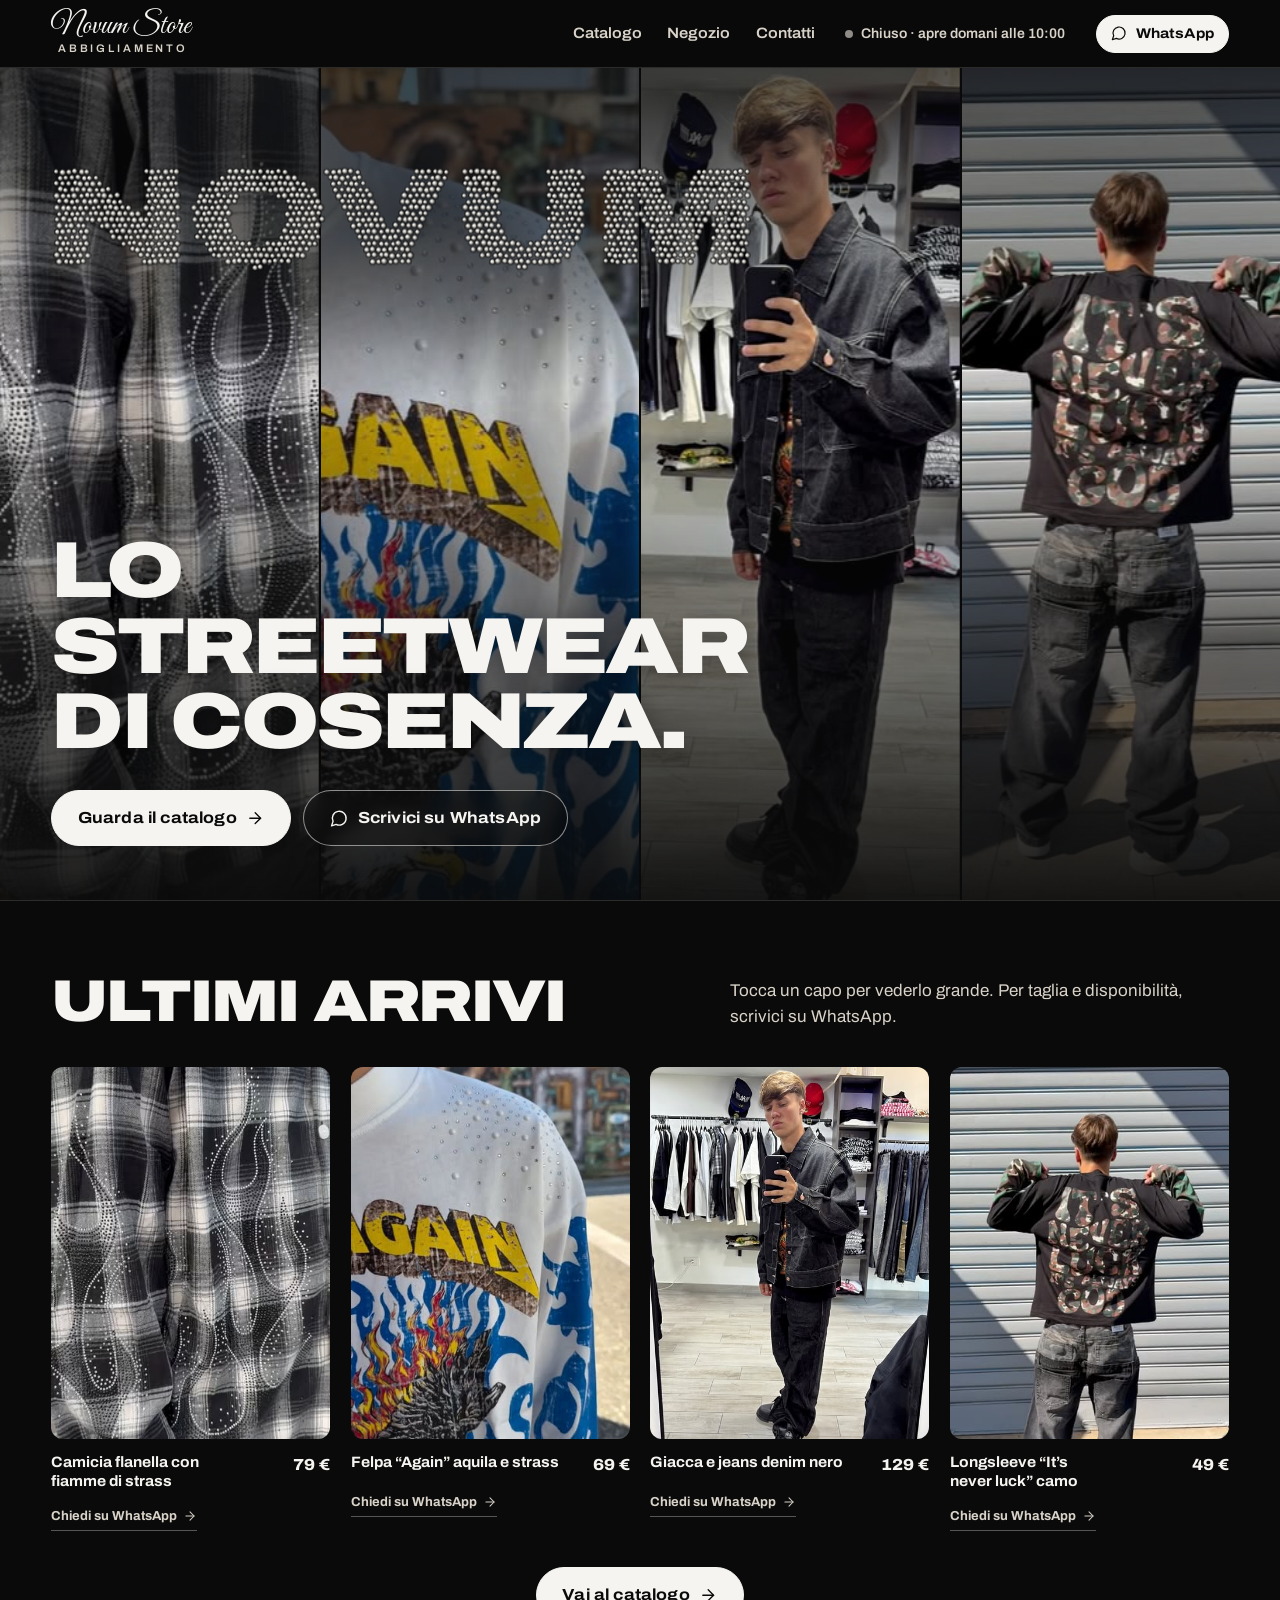
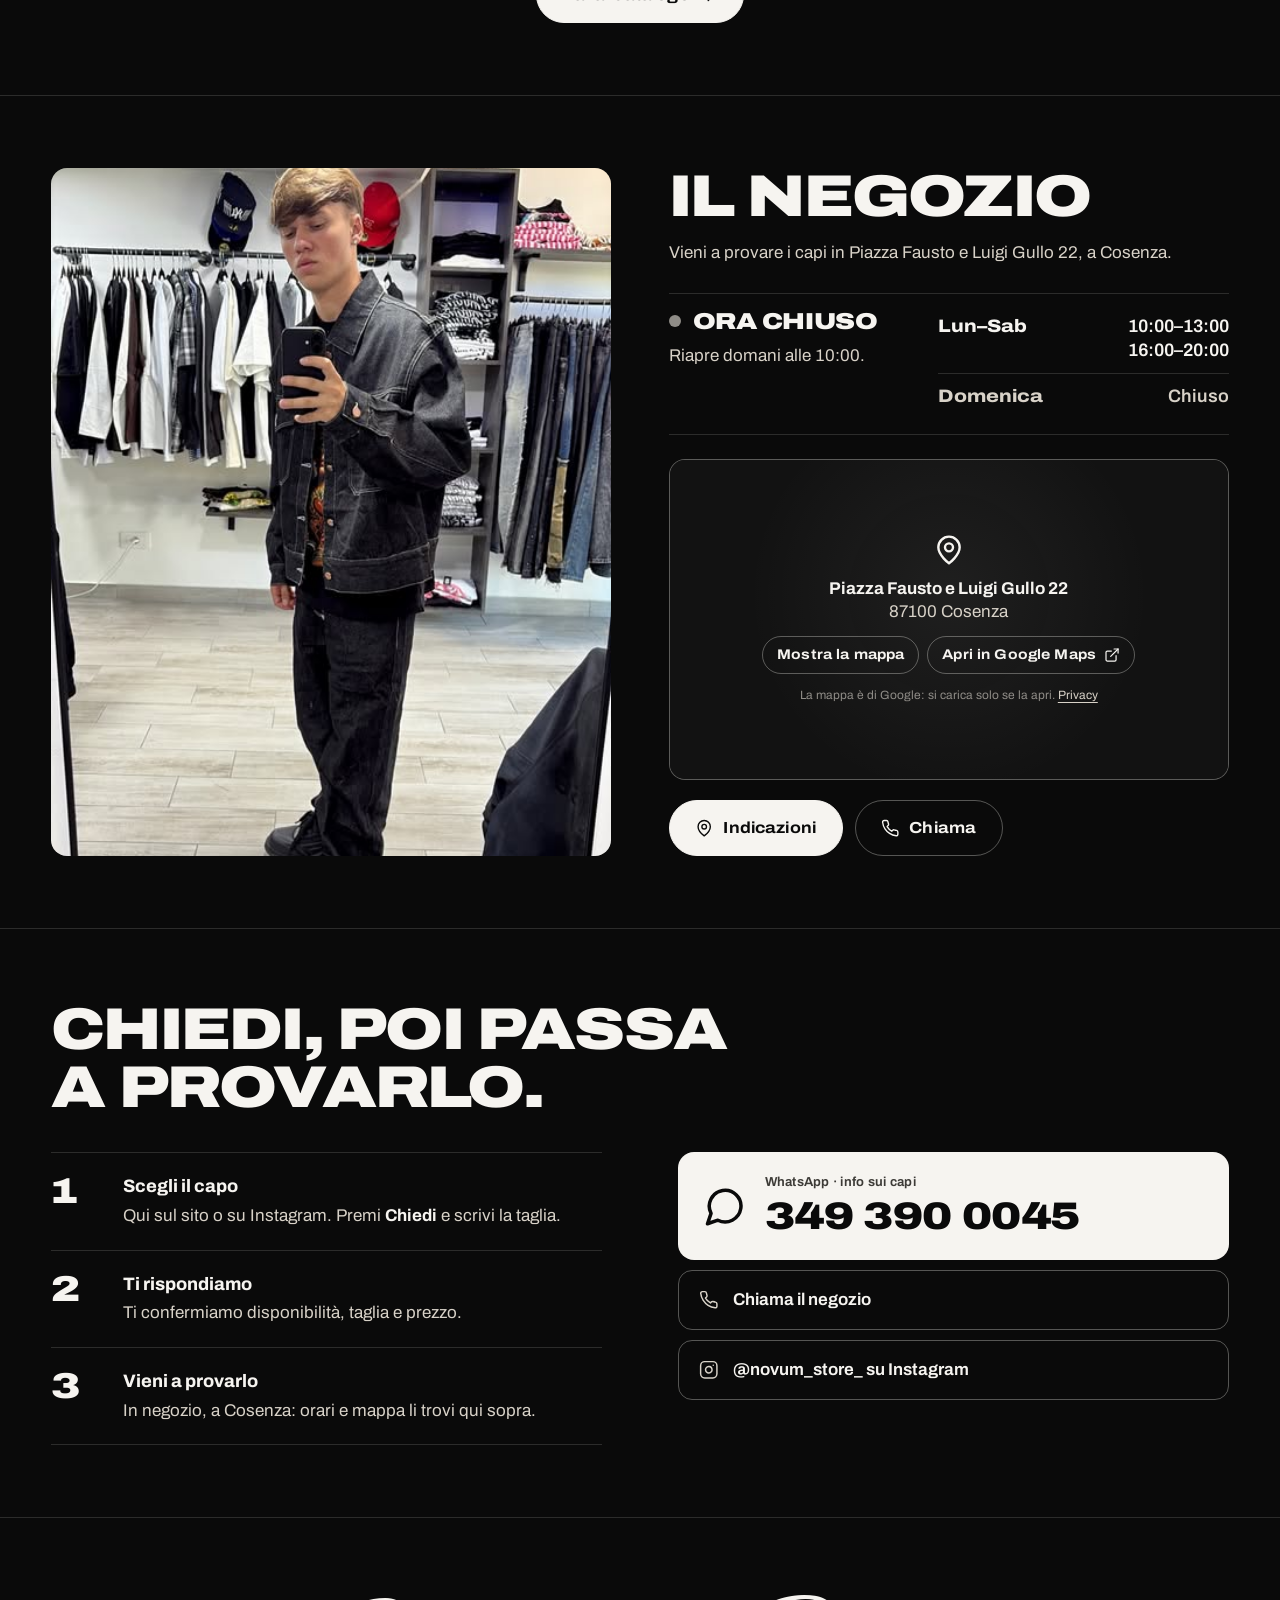
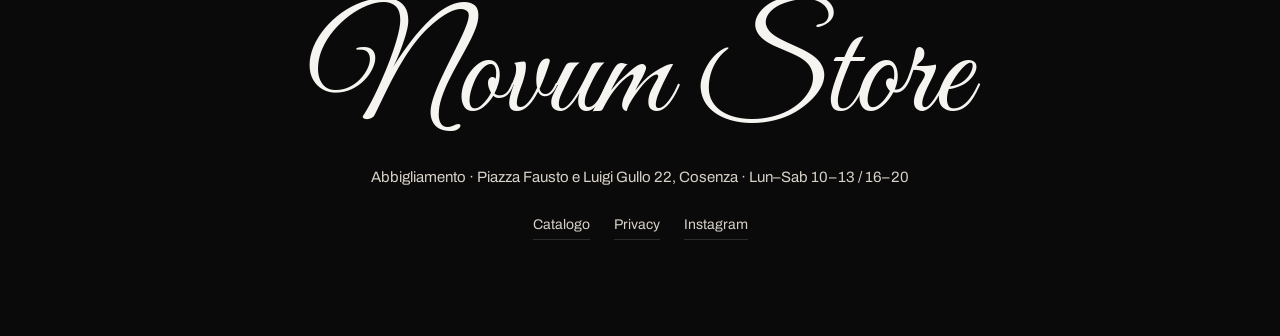
<file: index.html>
<!doctype html>
<html lang="it">
<head>
  <meta charset="utf-8">
  <meta name="viewport" content="width=device-width, initial-scale=1, viewport-fit=cover">
  <title>Novum Store · Abbigliamento streetwear a Cosenza</title>
  <meta name="description" content="Novum Store Abbigliamento: streetwear a Cosenza, in Piazza Fausto e Luigi Gullo 22. Guarda il catalogo e chiedi taglie e disponibilità su WhatsApp.">
  <meta name="theme-color" content="#0a0a0a">
  <link rel="canonical" href="https://novumstore-smoky.vercel.app/">
  <meta property="og:type" content="website">
  <meta property="og:locale" content="it_IT">
  <meta property="og:site_name" content="Novum Store">
  <meta property="og:url" content="https://novumstore-smoky.vercel.app/">
  <meta property="og:title" content="Novum Store · Streetwear a Cosenza">
  <meta property="og:description" content="Guarda i capi e chiedi taglie e disponibilità su WhatsApp. Piazza Fausto e Luigi Gullo 22, Cosenza.">
  <meta property="og:image" content="https://novumstore-smoky.vercel.app/img/og.jpg">
  <meta property="og:image:width" content="1200">
  <meta property="og:image:height" content="630">
  <meta name="twitter:card" content="summary_large_image">
  <link rel="icon" href="img/icon-64.png" type="image/png">
  <link rel="apple-touch-icon" href="img/icon-180.png">
  <link rel="preload" href="fonts/archivo-latin.woff2" as="font" type="font/woff2" crossorigin>
  <link rel="stylesheet" href="styles.css">
  <script type="application/ld+json">
  {
    "@context": "https://schema.org",
    "@type": "ClothingStore",
    "name": "Novum Store Abbigliamento",
    "url": "https://novumstore-smoky.vercel.app/",
    "image": "https://novumstore-smoky.vercel.app/img/og.jpg",
    "telephone": "+39 349 390 0045",
    "address": {
      "@type": "PostalAddress",
      "streetAddress": "Piazza Fausto e Luigi Gullo 22",
      "addressLocality": "Cosenza",
      "postalCode": "87100",
      "addressRegion": "CS",
      "addressCountry": "IT"
    },
    "openingHoursSpecification": [
      { "@type": "OpeningHoursSpecification", "dayOfWeek": ["Monday","Tuesday","Wednesday","Thursday","Friday","Saturday"], "opens": "10:00", "closes": "13:00" },
      { "@type": "OpeningHoursSpecification", "dayOfWeek": ["Monday","Tuesday","Wednesday","Thursday","Friday","Saturday"], "opens": "16:00", "closes": "20:00" }
    ],
    "sameAs": ["https://www.instagram.com/novum_store_/"]
  }
  </script>
</head>
<body>
  <svg width="0" height="0" style="position:absolute" aria-hidden="true">
    <symbol id="i-chat" viewBox="0 0 24 24"><path d="M7.9 20A9 9 0 1 0 4 16.1L2 22Z"/></symbol>
    <symbol id="i-pin" viewBox="0 0 24 24"><path d="M20 10c0 6-8 12-8 12s-8-6-8-12a8 8 0 0 1 16 0Z"/><circle cx="12" cy="10" r="3"/></symbol>
    <symbol id="i-ig" viewBox="0 0 24 24"><rect x="2" y="2" width="20" height="20" rx="5"/><path d="M16 11.4A4 4 0 1 1 12.6 8 4 4 0 0 1 16 11.4Z"/><path d="M17.5 6.5h.01"/></symbol>
    <symbol id="i-phone" viewBox="0 0 24 24"><path d="M22 16.9v3a2 2 0 0 1-2.2 2 19.8 19.8 0 0 1-8.6-3.1 19.5 19.5 0 0 1-6-6A19.8 19.8 0 0 1 2.1 4.2 2 2 0 0 1 4.1 2h3a2 2 0 0 1 2 1.7c.1 1 .4 1.9.7 2.8a2 2 0 0 1-.5 2.1L8 9.9a16 16 0 0 0 6 6l1.3-1.3a2 2 0 0 1 2.1-.4c.9.3 1.8.6 2.8.7a2 2 0 0 1 1.7 2Z"/></symbol>
    <symbol id="i-arrow" viewBox="0 0 24 24"><path d="M5 12h14"/><path d="m12 5 7 7-7 7"/></symbol>
    <symbol id="i-left" viewBox="0 0 24 24"><path d="m15 18-6-6 6-6"/></symbol>
    <symbol id="i-right" viewBox="0 0 24 24"><path d="m9 18 6-6-6-6"/></symbol>
    <symbol id="i-x" viewBox="0 0 24 24"><path d="M18 6 6 18"/><path d="m6 6 12 12"/></symbol>
    <symbol id="i-menu" viewBox="0 0 24 24"><path d="M4 7h16"/><path d="M4 12h16"/><path d="M4 17h10"/></symbol>
    <symbol id="i-grid" viewBox="0 0 24 24"><rect x="3" y="3" width="7" height="7" rx="1"/><rect x="14" y="3" width="7" height="7" rx="1"/><rect x="3" y="14" width="7" height="7" rx="1"/><rect x="14" y="14" width="7" height="7" rx="1"/></symbol>
    <symbol id="i-ext" viewBox="0 0 24 24"><path d="M15 3h6v6"/><path d="M10 14 21 3"/><path d="M18 13v6a2 2 0 0 1-2 2H5a2 2 0 0 1-2-2V8a2 2 0 0 1 2-2h6"/></symbol>
  </svg>

  <a class="skip" href="#capi">Salta ai capi</a>

  <header class="bar" id="top">
    <a class="brand" href="#top" aria-label="Novum Store, torna su">
      <span class="brand__script">Novum Store</span>
      <span class="brand__caps">Abbigliamento</span>
    </a>
    <nav class="bar__nav" aria-label="Sezioni">
      <a href="catalogo.html">Catalogo</a>
      <a href="#negozio">Negozio</a>
      <a href="#contatti">Contatti</a>
    </nav>
    <p class="status" data-status aria-live="polite"><span class="status__dot" aria-hidden="true"></span><span class="status__long" data-status-text>Lun–Sab 10–13 · 16–20</span><span class="status__mini" data-status-mini>Lun–Sab</span></p>
    <a class="btn btn--solid btn--sm bar__cta" data-wa href="https://wa.me/393493900045" target="_blank" rel="noopener">
      <svg class="ico"><use href="#i-chat"/></svg><span>WhatsApp</span>
    </a>
    <button type="button" class="bar__menu" data-menu-open aria-expanded="false" aria-controls="menu"><svg class="ico"><use href="#i-menu"/></svg><span>Menu</span></button>
  </header>

  <nav class="menu" id="menu" data-menu aria-label="Menu" hidden>
    <ul role="list">
      <li><a href="#top" data-menu-link>Home</a></li>
      <li><a href="catalogo.html" data-menu-link>Catalogo</a></li>
      <li><a href="#negozio" data-menu-link>Negozio</a></li>
      <li><a href="#contatti" data-menu-link>Contatti</a></li>
    </ul>
    <div class="menu__foot">
      <p class="menu__status"><span class="status__dot" aria-hidden="true"></span><span data-status-text></span></p>
      <a class="btn btn--solid btn--lg" data-wa href="https://wa.me/393493900045" target="_blank" rel="noopener"><svg class="ico"><use href="#i-chat"/></svg><span>Scrivici su WhatsApp</span></a>
    </div>
  </nav>

  <main>
    <section class="hero" id="home" aria-labelledby="hero-title">
      <div class="hero__wall" data-wall aria-hidden="true"></div>
      <div class="hero__shade" aria-hidden="true"></div>
      <div class="hero__inner">
        <div class="wordmark" data-strass>
          <canvas aria-hidden="true"></canvas>
          <span class="wordmark__fallback" aria-hidden="true">NOVUM</span>
        </div>
        <div class="hero__copy">
          <h1 id="hero-title" class="hero__title">Lo streetwear di Cosenza.</h1>
          <div class="hero__actions">
            <a class="btn btn--solid btn--lg" href="catalogo.html"><span>Guarda il catalogo</span><svg class="ico"><use href="#i-arrow"/></svg></a>
            <a class="btn btn--glass btn--lg" data-wa href="https://wa.me/393493900045" target="_blank" rel="noopener"><svg class="ico"><use href="#i-chat"/></svg><span>Scrivici su WhatsApp</span></a>
          </div>
        </div>
      </div>
    </section>

    <section class="arrivals" id="capi" aria-labelledby="capi-title">
      <div class="arrivals__head">
        <h2 id="capi-title" class="h2">Ultimi arrivi</h2>
        <p class="arrivals__note">Tocca un capo per vederlo grande. Per taglia e disponibilità, scrivici su WhatsApp.</p>
      </div>
      <ul class="arrivals__grid" role="list" data-arrivals></ul>
      <div class="arrivals__more"><a class="btn btn--solid btn--lg" href="catalogo.html"><span>Vai al catalogo</span><svg class="ico"><use href="#i-arrow"/></svg></a></div>
    </section>

    <section class="store" id="negozio" aria-labelledby="negozio-title">
      <figure class="store__photo">
        <img src="img/negozio.jpg" alt="Interno del negozio Novum Store a Cosenza." loading="lazy" width="480" height="640">
      </figure>

      <div class="store__body">
        <h2 id="negozio-title" class="h2">Il negozio</h2>
        <p class="store__lede">Vieni a provare i capi in Piazza Fausto e Luigi Gullo&nbsp;22, a&nbsp;Cosenza.</p>

        <div class="store__when">
          <div class="status-panel" data-status-panel>
            <p class="status-panel__state" data-status-big>—</p>
            <p class="status-panel__next" data-status-next></p>
          </div>
          <table class="hours">
            <caption class="sr">Orari di apertura</caption>
            <tbody data-hours></tbody>
          </table>
        </div>

        <div class="store__map" data-map>
          <div class="map-gate">
            <svg class="ico map-gate__pin" aria-hidden="true"><use href="#i-pin"/></svg>
            <p class="map-gate__addr"><strong>Piazza Fausto e Luigi Gullo&nbsp;22</strong><br>87100 Cosenza</p>
            <div class="map-gate__actions">
              <button type="button" class="btn btn--line btn--sm" data-map-load>Mostra la mappa</button>
              <a class="btn btn--line btn--sm" href="https://www.google.com/maps/search/?api=1&query=Piazza+Fausto+e+Luigi+Gullo+22+Cosenza" target="_blank" rel="noopener"><span>Apri in Google Maps</span><svg class="ico"><use href="#i-ext"/></svg></a>
            </div>
            <p class="map-gate__note">La mappa è di Google: si carica solo se la apri. <a href="privacy.html">Privacy</a></p>
          </div>
        </div>

        <div class="store__actions">
          <a class="btn btn--solid btn--lg" href="https://www.google.com/maps/dir/?api=1&destination=Piazza+Fausto+e+Luigi+Gullo+22+Cosenza" target="_blank" rel="noopener"><svg class="ico"><use href="#i-pin"/></svg><span>Indicazioni</span></a>
          <a class="btn btn--line btn--lg" href="tel:+393493900045"><svg class="ico"><use href="#i-phone"/></svg><span>Chiama</span></a>
        </div>
      </div>
    </section>

    <section class="ship" id="contatti" aria-labelledby="contatti-title">
      <h2 id="contatti-title" class="h2">Chiedi, poi passa a provarlo.</h2>
      <ol class="steps">
        <li><strong>Scegli il capo</strong><span>Qui sul sito o su Instagram. Premi <em>Chiedi</em> e scrivi la taglia.</span></li>
        <li><strong>Ti rispondiamo</strong><span>Ti confermiamo disponibilità, taglia e prezzo.</span></li>
        <li><strong>Vieni a provarlo</strong><span>In negozio, a Cosenza: orari e mappa li trovi qui sopra.</span></li>
      </ol>
      <div class="contact">
        <a class="contact__big" data-wa href="https://wa.me/393493900045" target="_blank" rel="noopener">
          <svg class="ico"><use href="#i-chat"/></svg>
          <span><small>WhatsApp · info sui capi</small>349&nbsp;390&nbsp;0045</span>
        </a>
        <a class="contact__row" href="tel:+393493900045"><svg class="ico"><use href="#i-phone"/></svg><span>Chiama il negozio</span></a>
        <a class="contact__row" href="https://www.instagram.com/novum_store_/" target="_blank" rel="noopener"><svg class="ico"><use href="#i-ig"/></svg><span>@novum_store_ su Instagram</span></a>
      </div>
    </section>
  </main>

  <footer class="foot">
    <p class="foot__script">Novum Store</p>
    <p class="foot__line">Abbigliamento · Piazza Fausto e Luigi Gullo&nbsp;22, Cosenza · <span class="nowrap">Lun–Sab 10–13 / 16–20</span></p>
    <p class="foot__links"><a href="catalogo.html">Catalogo</a><a href="privacy.html">Privacy</a><a href="https://www.instagram.com/novum_store_/" target="_blank" rel="noopener">Instagram</a></p>
  </footer>

  <nav class="dock" aria-label="Azioni rapide">
    <a class="dock__item" href="catalogo.html"><svg class="ico"><use href="#i-grid"/></svg><span>Catalogo</span></a>
    <a class="dock__item dock__item--main" data-wa href="https://wa.me/393493900045" target="_blank" rel="noopener"><svg class="ico"><use href="#i-chat"/></svg><span>WhatsApp</span></a>
    <a class="dock__item" href="https://www.google.com/maps/dir/?api=1&destination=Piazza+Fausto+e+Luigi+Gullo+22+Cosenza" target="_blank" rel="noopener"><svg class="ico"><use href="#i-pin"/></svg><span>Indicazioni</span></a>
  </nav>

  <div class="shortcuts" id="shortcuts" popover aria-labelledby="sc-title">
    <h2 id="sc-title">Scorciatoie</h2>
    <dl>
      <div><dt><kbd>?</kbd></dt><dd>Apri / chiudi questo pannello</dd></div>
      <div><dt><kbd>↑↑↓↓←→←→ B A</kbd></dt><dd>Non dovresti saperlo.</dd></div>
    </dl>
    <button type="button" class="btn btn--line btn--sm" popovertarget="shortcuts" popovertargetaction="hide">Chiudi</button>
  </div>

  <p class="toast" data-toast role="status" aria-live="polite"></p>
  <canvas class="trail" data-trail aria-hidden="true"></canvas>

  <script src="capi.js" defer></script>
  <script src="app.js" defer></script>
</body>
</html>
</file>
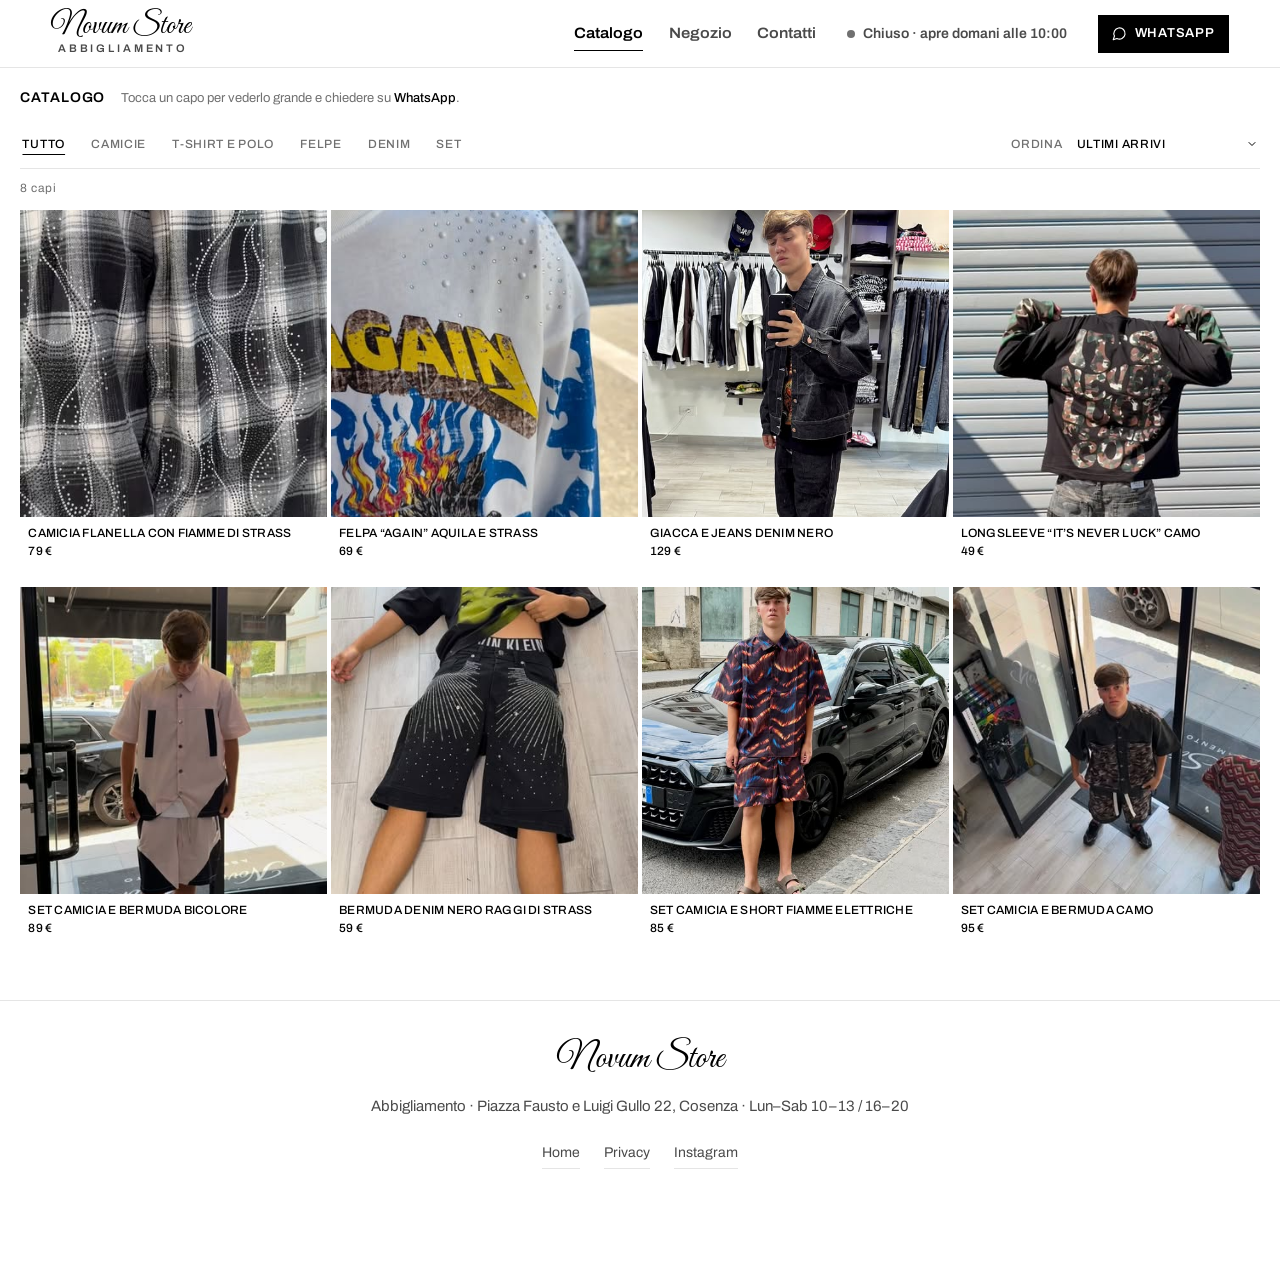
<file: catalogo.html>
<!doctype html>
<html lang="it">
<head>
  <meta charset="utf-8">
  <meta name="viewport" content="width=device-width, initial-scale=1, viewport-fit=cover">
  <title>Catalogo · Novum Store Abbigliamento</title>
  <meta name="description" content="Tutti i capi di Novum Store Abbigliamento, Cosenza: camicie con strass, t-shirt, felpe, denim e set. Chiedi taglia e disponibilità su WhatsApp.">
  <meta name="theme-color" content="#ffffff">
  <link rel="canonical" href="https://novumstore-smoky.vercel.app/catalogo.html">
  <meta property="og:type" content="website">
  <meta property="og:locale" content="it_IT">
  <meta property="og:site_name" content="Novum Store">
  <meta property="og:url" content="https://novumstore-smoky.vercel.app/catalogo.html">
  <meta property="og:title" content="Catalogo · Novum Store">
  <meta property="og:description" content="Tutti i capi di Novum Store a Cosenza. Chiedi taglia e disponibilità su WhatsApp.">
  <meta property="og:image" content="https://novumstore-smoky.vercel.app/img/og.jpg">
  <meta property="og:image:width" content="1200">
  <meta property="og:image:height" content="630">
  <meta name="twitter:card" content="summary_large_image">
  <link rel="icon" href="img/icon-64.png" type="image/png">
  <link rel="apple-touch-icon" href="img/icon-180.png">
  <link rel="preload" href="fonts/archivo-latin.woff2" as="font" type="font/woff2" crossorigin>
  <link rel="stylesheet" href="styles.css">
</head>
<body class="page-catalog">
  <svg width="0" height="0" style="position:absolute" aria-hidden="true">
    <symbol id="i-chat" viewBox="0 0 24 24"><path d="M7.9 20A9 9 0 1 0 4 16.1L2 22Z"/></symbol>
    <symbol id="i-pin" viewBox="0 0 24 24"><path d="M20 10c0 6-8 12-8 12s-8-6-8-12a8 8 0 0 1 16 0Z"/><circle cx="12" cy="10" r="3"/></symbol>
    <symbol id="i-arrow" viewBox="0 0 24 24"><path d="M5 12h14"/><path d="m12 5 7 7-7 7"/></symbol>
    <symbol id="i-left" viewBox="0 0 24 24"><path d="m15 18-6-6 6-6"/></symbol>
    <symbol id="i-right" viewBox="0 0 24 24"><path d="m9 18 6-6-6-6"/></symbol>
    <symbol id="i-zoom" viewBox="0 0 24 24"><path d="M15 3h6v6"/><path d="M9 21H3v-6"/><path d="M21 3l-7 7"/><path d="M3 21l7-7"/></symbol>
    <symbol id="i-x" viewBox="0 0 24 24"><path d="M18 6 6 18"/><path d="m6 6 12 12"/></symbol>
    <symbol id="i-menu" viewBox="0 0 24 24"><path d="M4 7h16"/><path d="M4 12h16"/><path d="M4 17h10"/></symbol>
    <symbol id="i-home" viewBox="0 0 24 24"><path d="M3 10.5 12 3l9 7.5"/><path d="M5 9.5V21h14V9.5"/></symbol>
  </svg>

  <a class="skip" href="#lista">Salta alla lista dei capi</a>


  <header class="bar" id="top">
    <a class="brand" href="index.html" aria-label="Novum Store, vai alla home">
      <span class="brand__script">Novum Store</span>
      <span class="brand__caps">Abbigliamento</span>
    </a>
    <nav class="bar__nav" aria-label="Sezioni">
      <a href="catalogo.html" aria-current="page">Catalogo</a>
      <a href="index.html#negozio">Negozio</a>
      <a href="index.html#contatti">Contatti</a>
    </nav>
    <p class="status" data-status aria-live="polite"><span class="status__dot" aria-hidden="true"></span><span class="status__long" data-status-text>Lun–Sab 10–13 · 16–20</span><span class="status__mini" data-status-mini>Lun–Sab</span></p>
    <a class="btn btn--solid btn--sm bar__cta" data-wa href="https://wa.me/393493900045" target="_blank" rel="noopener">
      <svg class="ico"><use href="#i-chat"/></svg><span>WhatsApp</span>
    </a>
    <button type="button" class="bar__menu" data-menu-open aria-expanded="false" aria-controls="menu"><svg class="ico"><use href="#i-menu"/></svg><span>Menu</span></button>
  </header>

  <nav class="menu" id="menu" data-menu aria-label="Menu" hidden>
    <ul role="list">
      <li><a href="index.html" data-menu-link>Home</a></li>
      <li><a href="catalogo.html" data-menu-link aria-current="page">Catalogo</a></li>
      <li><a href="index.html#negozio" data-menu-link>Negozio</a></li>
      <li><a href="index.html#contatti" data-menu-link>Contatti</a></li>
    </ul>
    <div class="menu__foot">
      <p class="menu__status"><span class="status__dot" aria-hidden="true"></span><span data-status-text></span></p>
      <a class="btn btn--solid btn--lg" data-wa href="https://wa.me/393493900045" target="_blank" rel="noopener"><svg class="ico"><use href="#i-chat"/></svg><span>Scrivici su WhatsApp</span></a>
    </div>
  </nav>

  <main class="cat-page">
    <div class="cat-head">
      <a class="back" href="index.html"><svg class="ico"><use href="#i-left"/></svg><span>Home</span></a>
      <h1 class="cat-head__title">Catalogo</h1>
      <p class="cat-head__lede">Tocca un capo per vederlo grande e chiedere su <em>WhatsApp</em>.</p>
    </div>

    <div class="toolbar" data-toolbar>
      <div class="filters" role="group" aria-label="Filtra per categoria" data-filters></div>
      <label class="sort">
        <span>Ordina</span>
        <select data-sort>
          <option value="new">Ultimi arrivi</option>
          <option value="price-asc">Prezzo: dal più basso</option>
          <option value="price-desc">Prezzo: dal più alto</option>
        </select>
      </label>
    </div>
    <p class="catalog__count" data-count aria-live="polite"></p>

    <ul class="cat-grid" id="lista" role="list" data-catalog></ul>
  </main>

  <footer class="foot">
    <p class="foot__script">Novum Store</p>
    <p class="foot__line">Abbigliamento · Piazza Fausto e Luigi Gullo 22, Cosenza · <span class="nowrap">Lun–Sab 10–13 / 16–20</span></p>
    <p class="foot__links"><a href="index.html">Home</a><a href="privacy.html">Privacy</a><a href="https://www.instagram.com/novum_store_/" target="_blank" rel="noopener">Instagram</a></p>
  </footer>

  <nav class="dock" aria-label="Azioni rapide">
    <a class="dock__item" href="index.html"><svg class="ico"><use href="#i-home"/></svg><span>Home</span></a>
    <a class="dock__item dock__item--main" data-wa href="https://wa.me/393493900045" target="_blank" rel="noopener"><svg class="ico"><use href="#i-chat"/></svg><span>WhatsApp</span></a>
    <a class="dock__item" href="https://www.google.com/maps/dir/?api=1&destination=Piazza+Fausto+e+Luigi+Gullo+22+Cosenza" target="_blank" rel="noopener"><svg class="ico"><use href="#i-pin"/></svg><span>Indicazioni</span></a>
  </nav>

  <dialog class="viewer" data-viewer aria-labelledby="viewer-name">
    <div class="viewer__media">
      <img data-viewer-img alt="">
      <button type="button" class="viewer__nav viewer__nav--prev" data-viewer-prev aria-label="Capo precedente"><svg class="ico"><use href="#i-left"/></svg></button>
      <button type="button" class="viewer__nav viewer__nav--next" data-viewer-next aria-label="Capo successivo"><svg class="ico"><use href="#i-right"/></svg></button>
    </div>
    <div class="viewer__info">
      <button type="button" class="viewer__close" data-viewer-close aria-label="Chiudi"><svg class="ico"><use href="#i-x"/></svg></button>
      <p class="viewer__pos" data-viewer-pos></p>
      <h2 class="viewer__name" id="viewer-name" data-viewer-name></h2>
      <p class="viewer__price" data-viewer-price></p>
      <dl class="viewer__facts">
        <div><dt>Categoria</dt><dd data-viewer-cat></dd></div>
        <div><dt>Dove</dt><dd>In negozio, Piazza Fausto e Luigi Gullo 22</dd></div>
      </dl>
      <div class="viewer__actions">
        <a class="btn btn--solid btn--lg" data-viewer-wa href="#" target="_blank" rel="noopener"><svg class="ico"><use href="#i-chat"/></svg><span>Chiedi su WhatsApp</span></a>
        <button type="button" class="btn btn--line btn--lg" data-viewer-share><span data-viewer-share-label>Copia link</span></button>
      </div>
    </div>
  </dialog>

  <div class="shortcuts" id="shortcuts" popover aria-labelledby="sc-title">
    <h2 id="sc-title">Scorciatoie</h2>
    <dl>
      <div><dt><kbd>←</kbd> <kbd>→</kbd></dt><dd>Capo precedente / successivo (foto aperta)</dd></div>
      <div><dt><kbd>Esc</kbd></dt><dd>Chiudi la foto</dd></div>
      <div><dt><kbd>1</kbd>–<kbd>9</kbd></dt><dd>Filtra le categorie</dd></div>
      <div><dt><kbd>?</kbd></dt><dd>Apri / chiudi questo pannello</dd></div>
      <div><dt><kbd>↑↑↓↓←→←→ B A</kbd></dt><dd>Non dovresti saperlo.</dd></div>
    </dl>
    <button type="button" class="btn btn--line btn--sm" popovertarget="shortcuts" popovertargetaction="hide">Chiudi</button>
  </div>

  <p class="toast" data-toast role="status" aria-live="polite"></p>
  <canvas class="trail" data-trail aria-hidden="true"></canvas>

  <script src="capi.js" defer></script>
  <script src="app.js" defer></script>
</body>
</html>
</file>
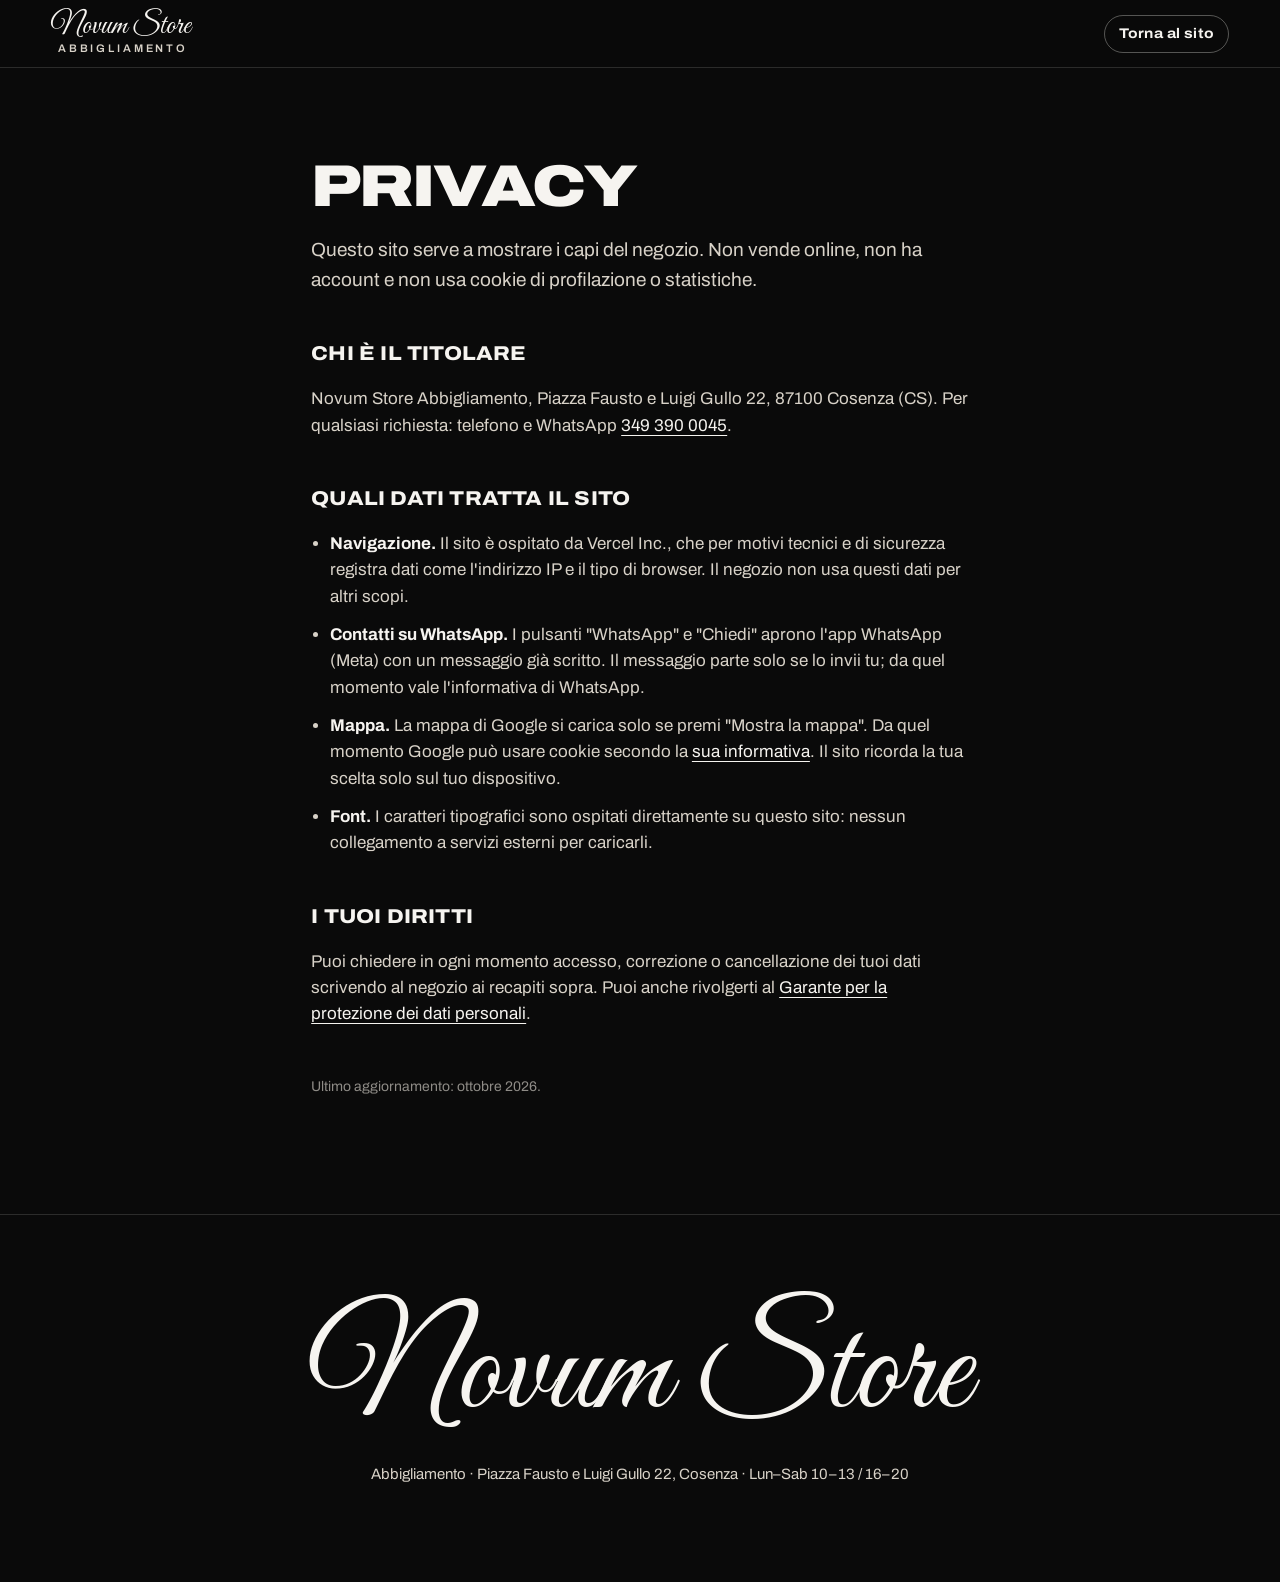
<file: privacy.html>
<!doctype html>
<html lang="it">
<head>
  <meta charset="utf-8">
  <meta name="viewport" content="width=device-width, initial-scale=1, viewport-fit=cover">
  <title>Privacy · Novum Store</title>
  <meta name="description" content="Informativa privacy del sito di Novum Store Abbigliamento, Cosenza.">
  <meta name="theme-color" content="#0a0a0a">
  <link rel="icon" href="img/icon-64.png" type="image/png">
  <link rel="apple-touch-icon" href="img/icon-180.png">
  <link rel="stylesheet" href="styles.css">
</head>
<body class="page-text">
  <header class="bar">
    <a class="brand" href="index.html" aria-label="Novum Store, vai alla home">
      <span class="brand__script">Novum Store</span>
      <span class="brand__caps">Abbigliamento</span>
    </a>
    <a class="btn btn--line btn--sm" href="index.html">Torna al sito</a>
  </header>

  <main class="text-page">
    <h1 class="h2">Privacy</h1>
    <p class="text-page__lede">Questo sito serve a mostrare i capi del negozio. Non vende online, non ha account e non usa cookie di profilazione o statistiche.</p>

    <h2>Chi è il titolare</h2>
    <p>Novum Store Abbigliamento, Piazza Fausto e Luigi Gullo 22, 87100 Cosenza (CS). Per qualsiasi richiesta: telefono e WhatsApp <a href="tel:+393493900045">349 390 0045</a>.</p>

    <h2>Quali dati tratta il sito</h2>
    <ul>
      <li><strong>Navigazione.</strong> Il sito è ospitato da Vercel Inc., che per motivi tecnici e di sicurezza registra dati come l'indirizzo IP e il tipo di browser. Il negozio non usa questi dati per altri scopi.</li>
      <li><strong>Contatti su WhatsApp.</strong> I pulsanti "WhatsApp" e "Chiedi" aprono l'app WhatsApp (Meta) con un messaggio già scritto. Il messaggio parte solo se lo invii tu; da quel momento vale l'informativa di WhatsApp.</li>
      <li><strong>Mappa.</strong> La mappa di Google si carica solo se premi "Mostra la mappa". Da quel momento Google può usare cookie secondo la <a href="https://policies.google.com/privacy?hl=it" target="_blank" rel="noopener">sua informativa</a>. Il sito ricorda la tua scelta solo sul tuo dispositivo.</li>
      <li><strong>Font.</strong> I caratteri tipografici sono ospitati direttamente su questo sito: nessun collegamento a servizi esterni per caricarli.</li>
    </ul>

    <h2>I tuoi diritti</h2>
    <p>Puoi chiedere in ogni momento accesso, correzione o cancellazione dei tuoi dati scrivendo al negozio ai recapiti sopra. Puoi anche rivolgerti al <a href="https://www.garanteprivacy.it" target="_blank" rel="noopener">Garante per la protezione dei dati personali</a>.</p>

    <p class="text-page__meta">Ultimo aggiornamento: ottobre 2026.</p>
  </main>

  <footer class="foot">
    <p class="foot__script">Novum Store</p>
    <p class="foot__line">Abbigliamento · Piazza Fausto e Luigi Gullo&nbsp;22, Cosenza · <span class="nowrap">Lun–Sab 10–13 / 16–20</span></p>
  </footer>
</body>
</html>
</file>
<file: styles.css>
/* Novum Store */
/* Font ospitati sul sito (licenza SIL OFL) */
@font-face { font-family: "Archivo"; font-style: normal; font-weight: 100 900; font-stretch: 62% 125%; font-display: swap; src: url("fonts/archivo-latin.woff2") format("woff2"); unicode-range: U+0000-00FF, U+0131, U+0152-0153, U+02BB-02BC, U+02C6, U+02DA, U+02DC, U+0304, U+0308, U+0329, U+2000-206F, U+20AC, U+2122, U+2191, U+2193, U+2212, U+2215, U+FEFF, U+FFFD; }
@font-face { font-family: "Archivo"; font-style: normal; font-weight: 100 900; font-stretch: 62% 125%; font-display: swap; src: url("fonts/archivo-latin-ext.woff2") format("woff2"); unicode-range: U+0100-02BA, U+02BD-02C5, U+02C7-02CC, U+02CE-02D7, U+02DD-02FF, U+0304, U+0308, U+0329, U+1D00-1DBF, U+1E00-1E9F, U+1EF2-1EFF, U+2020, U+20A0-20AB, U+20AD-20C0, U+2113, U+2C60-2C7F, U+A720-A7FF; }
@font-face { font-family: "Great Vibes"; font-style: normal; font-weight: 400; font-display: swap; src: url("fonts/greatvibes-latin.woff2") format("woff2"); unicode-range: U+0000-00FF, U+0131, U+0152-0153, U+02BB-02BC, U+02C6, U+02DA, U+02DC, U+0304, U+0308, U+0329, U+2000-206F, U+20AC, U+2122, U+2191, U+2193, U+2212, U+2215, U+FEFF, U+FFFD; }
@font-face { font-family: "Great Vibes"; font-style: normal; font-weight: 400; font-display: swap; src: url("fonts/greatvibes-latin-ext.woff2") format("woff2"); unicode-range: U+0100-02BA, U+02BD-02C5, U+02C7-02CC, U+02CE-02D7, U+02DD-02FF, U+0304, U+0308, U+0329, U+1D00-1DBF, U+1E00-1E9F, U+1EF2-1EFF, U+2020, U+20A0-20AB, U+20AD-20C0, U+2113, U+2C60-2C7F, U+A720-A7FF; }

:root {
  --ink: #0a0a0a;
  --ink-2: #121212;
  --ink-3: #1b1b1a;
  --paper: #f6f4f0;
  --concrete: #8f8c87;
  --oak: #d8d2c8;
  --line: rgb(246 244 240 / 0.14);
  --line-strong: rgb(246 244 240 / 0.32);

  --f-sans: "Archivo", system-ui, sans-serif;
  --f-script: "Great Vibes", cursive;

  --gutter: clamp(16px, 4vw, 56px);
  --maxw: 1440px;
  --bar-h: 68px;
  --sec-pad: clamp(48px, 8svh, 104px);
  --strip-h: 0px;
  --fold: calc(100svh - var(--bar-h) - var(--strip-h));

  --cut: 90ms steps(2, jump-none);
  --ease-out: cubic-bezier(0.16, 1, 0.3, 1);

  color-scheme: dark;
}

*, *::before, *::after { box-sizing: border-box; }
html { scroll-behavior: smooth; scroll-padding-top: calc(var(--bar-h) + 16px); -webkit-text-size-adjust: 100%; }
@media (prefers-reduced-motion: reduce) { html { scroll-behavior: auto; } }

body {
  margin: 0;
  background: var(--ink);
  color: var(--paper);
  font-family: var(--f-sans);
  font-size: 1.0625rem;
  line-height: 1.55;
  font-variation-settings: "wdth" 100;
  caret-color: var(--paper);
  -webkit-font-smoothing: antialiased;
  text-rendering: optimizeLegibility;
}

::selection { background: var(--paper); color: var(--ink); }
html { scrollbar-color: #3a3936 var(--ink); scrollbar-width: thin; }
::-webkit-scrollbar { width: 10px; height: 10px; }
::-webkit-scrollbar-track { background: var(--ink); }
::-webkit-scrollbar-thumb { background: #3a3936; border: 2px solid var(--ink); border-radius: 10px; }
::-webkit-scrollbar-thumb:hover { background: #57554f; }

img { display: block; max-width: 100%; height: auto; }
a { color: inherit; text-underline-offset: 0.22em; text-decoration-thickness: 1px; }
button { font: inherit; color: inherit; }
:focus-visible { outline: 2px solid var(--paper); outline-offset: 3px; border-radius: 4px; }
kbd {
  font: 600 0.8em/1 var(--f-sans);
  font-variant-numeric: tabular-nums;
  padding: 0.28em 0.5em;
  border: 1px solid var(--line-strong);
  border-bottom-width: 2px;
  border-radius: 5px;
  color: var(--paper);
  white-space: nowrap;
}

.ico { width: 1.15em; height: 1.15em; flex: none; fill: none; stroke: currentColor; stroke-width: 1.8; stroke-linecap: round; stroke-linejoin: round; }
.sr { position: absolute; width: 1px; height: 1px; overflow: hidden; clip: rect(0 0 0 0); white-space: nowrap; }
.skip { position: absolute; left: 12px; top: -60px; z-index: 100; background: var(--paper); color: var(--ink); padding: 10px 14px; border-radius: 6px; font-weight: 700; }
.skip:focus { top: 12px; }

/* ---------- Buttons ---------- */
.btn {
  --h: 46px;
  position: relative;
  display: inline-flex; align-items: center; justify-content: center; gap: 0.6em;
  min-height: var(--h);
  padding: 0 1.25em;
  border-radius: 999px;
  font-weight: 700;
  font-variation-settings: "wdth" 112;
  letter-spacing: 0.01em;
  text-decoration: none;
  cursor: pointer;
  border: 1.5px solid var(--paper);
  transition: background-color 160ms var(--ease-out), color 160ms var(--ease-out), transform 160ms var(--ease-out);
  -webkit-tap-highlight-color: transparent;
}
.btn:active { transform: translateY(1px) scale(0.985); }
.btn--solid { background: var(--paper); color: var(--ink); }
.btn--solid:hover { background: var(--oak); border-color: var(--oak); }
.btn--line { background: transparent; color: var(--paper); border-color: var(--line-strong); }
.btn--line:hover { border-color: var(--paper); background: rgb(246 244 240 / 0.06); }
.btn--sm { --h: 38px; padding: 0 1em; font-size: 0.875rem; }
.btn--lg { --h: 56px; padding: 0 1.6em; font-size: 1rem; }
.btn--line .ico { transition: transform 200ms var(--ease-out); }
.btn--line:hover .ico { transform: translateX(3px); }

/* spray-tag mark under the primary CTA */
.tag-cta__spray {
  position: absolute; left: 10%; right: 10%; bottom: -14px; width: 80%; height: 14px;
  fill: none; stroke: var(--paper); stroke-width: 3.2; stroke-linecap: round;
  stroke-dasharray: 260; stroke-dashoffset: 260;
  pointer-events: none;
  filter: drop-shadow(0 0 0.6px var(--paper));
}
.tag-cta:hover .tag-cta__spray, .tag-cta:focus-visible .tag-cta__spray { stroke-dashoffset: 0; transition: stroke-dashoffset 280ms steps(5, end); }

/* ---------- Top bar ---------- */
.bar {
  position: sticky; top: 0; z-index: 40;
  display: flex; align-items: center; gap: clamp(16px, 2.4vw, 36px);
  height: var(--bar-h);
  padding: 0 var(--gutter);
  background: rgb(10 10 10 / 0.92);
  backdrop-filter: saturate(140%) blur(10px);
  -webkit-backdrop-filter: saturate(140%) blur(10px);
  border-bottom: 1px solid var(--line);
}
.brand { display: flex; flex-direction: column; align-items: center; text-decoration: none; line-height: 1; margin-right: auto; }
.brand__script { font-family: var(--f-script); font-size: 1.9rem; line-height: 0.9; letter-spacing: 0; }
.brand__caps { font-size: 0.6875rem; font-weight: 600; letter-spacing: 0.26em; text-transform: uppercase; margin-top: 2px; padding-left: 0.32em; color: var(--oak); }
.bar__nav { display: flex; gap: clamp(14px, 2vw, 30px); }
.bar__nav a { text-decoration: none; font-weight: 600; font-size: 0.9375rem; font-variation-settings: "wdth" 108; color: var(--oak); position: relative; padding: 6px 0; }
.bar__nav a:hover, .bar__nav a[aria-current="true"], .bar__nav a[aria-current="page"] { color: var(--paper); }
.bar__nav a::after { content: ""; position: absolute; left: 0; right: 0; bottom: 0; height: 1.5px; background: currentColor; transform: scaleX(0); transform-origin: left; transition: transform 240ms var(--ease-out); }
.bar__nav a:hover::after, .bar__nav a[aria-current="true"]::after, .bar__nav a[aria-current="page"]::after { transform: scaleX(1); }

.status { display: inline-flex; align-items: center; gap: 8px; margin: 0; font-size: 0.875rem; font-weight: 600; font-variant-numeric: tabular-nums; color: var(--oak); white-space: nowrap; }
.status__dot { width: 8px; height: 8px; border-radius: 50%; background: var(--concrete); box-shadow: 0 0 0 0 rgb(246 244 240 / 0.6); }
.is-open .status__dot { background: var(--paper); animation: pulse 2.2s var(--ease-out) infinite; }
.is-open [data-status-text] { color: var(--paper); }
@keyframes pulse { 0% { box-shadow: 0 0 0 0 rgb(246 244 240 / 0.55); } 70%, 100% { box-shadow: 0 0 0 9px rgb(246 244 240 / 0); } }

/* ---------- Hero: muro di capi ---------- */
.hero {
  position: relative; isolation: isolate; overflow: hidden;
  height: var(--fold); min-height: 540px;
  background: var(--ink);
}
.hero__wall { --cols: 4; position: absolute; inset: 0; display: grid; grid-template-columns: repeat(var(--cols), minmax(0, 1fr)); gap: 2px; background: var(--ink); }
.wall__col { position: relative; display: block; overflow: hidden; background: var(--ink-3); cursor: pointer; }
.wall__img { position: absolute; inset: 0; width: 100%; height: 100%; object-fit: cover; transform-origin: 50% 40%; transition: filter 400ms var(--ease-out); }
.wall__img.is-still { animation: wall-zoom 9s var(--ease-out) both; }
.wall__img.is-in { z-index: 1; animation: wall-wipe 1100ms cubic-bezier(0.76, 0, 0.24, 1) both, wall-zoom 9s var(--ease-out) both; }
.wall__col:hover .wall__img { filter: brightness(1.15); }
@keyframes wall-wipe { from { clip-path: inset(100% 0 0 0); } to { clip-path: inset(0 0 0 0); } }
@keyframes wall-zoom { from { transform: scale(1.1); } to { transform: scale(1); } }
.hero__shade {
  position: absolute; inset: 0; z-index: 1; pointer-events: none;
  background:
    linear-gradient(to bottom, rgb(10 10 10 / 0.7) 0%, rgb(10 10 10 / 0) 34%),
    linear-gradient(to top, rgb(10 10 10 / 0.94) 0%, rgb(10 10 10 / 0.55) 30%, rgb(10 10 10 / 0) 60%);
}
.hero__inner {
  position: relative; z-index: 2; height: 100%;
  max-width: var(--maxw); margin: 0 auto;
  padding: clamp(20px, 4.5svh, 56px) var(--gutter) clamp(28px, 6svh, 72px);
  display: flex; flex-direction: column; justify-content: space-between; gap: 24px;
  pointer-events: none;
}
.hero__inner a, .hero__inner button, .hero__inner .wordmark { pointer-events: auto; }

.wordmark { position: relative; width: min(100%, calc(24svh * 3.35)); aspect-ratio: 3.35 / 1; margin-left: -0.5%; touch-action: pan-y; }
.wordmark canvas { position: absolute; inset: 0; width: 100%; height: 100%; display: block; z-index: 1; }
.hero .wordmark::before {
  content: ""; position: absolute; inset: -35% -10%; z-index: 0; pointer-events: none;
  background: radial-gradient(closest-side, rgb(10 10 10 / 0.62), rgb(10 10 10 / 0.3) 60%, rgb(10 10 10 / 0));
}
.wordmark__fallback {
  position: absolute; inset: 0; display: grid; place-items: center start;
  font-weight: 900; font-variation-settings: "wdth" 125; font-size: clamp(3rem, 12vw, 11rem); line-height: 1; letter-spacing: -0.02em;
}
.wordmark.is-live .wordmark__fallback { visibility: hidden; }

.hero__copy { display: grid; gap: clamp(18px, 3.4svh, 32px); }
.hero__title {
  margin: 0; max-width: 12ch;
  font-size: clamp(2.6rem, min(6.2vw, 10svh), 6rem);
  line-height: 0.95; font-weight: 900; font-variation-settings: "wdth" 122;
  letter-spacing: -0.03em; text-transform: uppercase; text-wrap: balance;
  text-shadow: 0 2px 24px rgb(0 0 0 / 0.35);
}
.hero__actions { display: flex; flex-wrap: wrap; gap: 12px; }
.btn--glass { background: rgb(10 10 10 / 0.35); color: var(--paper); border-color: rgb(246 244 240 / 0.55); backdrop-filter: blur(8px); -webkit-backdrop-filter: blur(8px); }
.btn--glass:hover { background: rgb(10 10 10 / 0.55); border-color: var(--paper); }
@media (prefers-reduced-motion: reduce) { .wall__img.is-still, .wall__img.is-in { animation: none; } }

.price { display: inline-flex; align-items: baseline; gap: 8px; font-weight: 800; font-size: 1.25rem; font-variant-numeric: tabular-nums; font-variation-settings: "wdth" 110; }
.price__demo { font-size: 0.625rem; font-weight: 700; letter-spacing: 0.12em; text-transform: uppercase; padding: 3px 6px 2px; border: 1px solid currentColor; border-radius: 4px; opacity: 0.75; translate: 0 -2px; }
.frame__ask { position: relative; z-index: 5; display: inline-flex; align-items: center; gap: 6px; padding: 8px 14px; border-radius: 999px; background: var(--paper); color: var(--ink); text-decoration: none; font-size: 0.8125rem; font-weight: 800; font-variation-settings: "wdth" 112; }
.frame__ask:hover { background: var(--oak); }
@keyframes cut { 0% { opacity: 0.22; } 100% { opacity: 0; } }

/* ---------- Section scaffolding ---------- */
.h2 {
  margin: 0;
  font-size: clamp(2rem, 4.6vw, 4.25rem);
  line-height: 0.98;
  font-weight: 900;
  font-variation-settings: "wdth" 122;
  letter-spacing: -0.03em;
  text-transform: uppercase;
  text-wrap: balance;
}
.section-head { display: grid; grid-template-columns: minmax(0, 1fr) minmax(0, 0.8fr); gap: 24px 56px; align-items: end; }
.section-head__note { margin: 0; color: var(--oak); max-width: 52ch; }
.section-head__note em { font-style: normal; color: var(--paper); font-weight: 700; }

/* ---------- Catalog ---------- */
.catalog { max-width: var(--maxw); margin: 0 auto; padding: var(--sec-pad) var(--gutter); border-top: 1px solid var(--line); }
.filters { display: flex; flex-wrap: wrap; gap: 8px; margin-top: clamp(32px, 4vw, 52px); }
.catalog .grid { margin-top: clamp(20px, 4svh, 40px); }
.chip {
  display: inline-flex; align-items: center; gap: 8px;
  min-height: 40px; padding: 0 16px;
  border-radius: 999px; border: 1px solid var(--line-strong); background: transparent;
  font-weight: 650; font-size: 0.9375rem; font-variation-settings: "wdth" 108;
  cursor: pointer; color: var(--oak);
}
.chip:hover { color: var(--paper); border-color: var(--paper); }
.chip[aria-pressed="true"] { background: var(--paper); color: var(--ink); border-color: var(--paper); }
.chip__n { font-size: 0.75rem; font-variant-numeric: tabular-nums; opacity: 0.7; }
.catalog__count { margin: 18px 0 0; font-size: 0.8125rem; color: var(--concrete); font-variant-numeric: tabular-nums; letter-spacing: 0.04em; }

.grid { list-style: none; margin: 20px 0 0; padding: 0; display: grid; grid-template-columns: repeat(4, minmax(0, 1fr)); gap: clamp(28px, 3vw, 44px) clamp(14px, 1.8vw, 24px); }
.grid.is-cutting { animation: gridcut var(--cut) 1; }
@keyframes gridcut { 0% { opacity: 0.35; } 100% { opacity: 1; } }
.item[hidden] { display: none; }
.item__media { position: relative; aspect-ratio: 3 / 4; max-height: calc(var(--fold) - 2 * var(--sec-pad) - 370px); min-height: 150px; width: 100%; overflow: hidden; border-radius: 12px; background: var(--ink-3); }
.item__media img { width: 100%; height: 100%; object-fit: cover; transition: transform 700ms var(--ease-out); }
.item:hover .item__media img { transform: scale(1.045); }
.item__body { display: grid; grid-template-columns: 1fr auto; gap: 4px 12px; align-items: start; margin-top: 14px; }
.item__name { margin: 0; font-size: 1.0625rem; line-height: 1.2; font-weight: 750; font-variation-settings: "wdth" 106; text-wrap: balance; }
.item__cat { margin: 0; grid-column: 1; font-size: 0.8125rem; color: var(--concrete); }
.item .price { align-self: start; margin: 0; grid-column: 2; grid-row: 1; font-size: 1.0625rem; }
.item .price__demo { display: none; }
.item__ask {
  grid-column: 1 / -1; justify-self: start; margin-top: 10px;
  display: inline-flex; align-items: center; gap: 8px;
  font-weight: 700; font-size: 0.875rem; text-decoration: none;
  padding: 8px 0; border-bottom: 1px solid var(--line-strong);
}
.item__ask:hover { border-color: var(--paper); }
.item__ask .ico { transition: transform 200ms var(--ease-out); }
.item__ask:hover .ico { transform: translateX(3px); }

/* ---------- Store ---------- */
.store {
  max-width: var(--maxw); margin: 0 auto;
  padding: var(--sec-pad) var(--gutter);
  border-top: 1px solid var(--line);
  display: grid;
  grid-template-columns: minmax(0, 1fr) minmax(0, 1fr);
  gap: clamp(28px, 4.5vw, 72px);
  align-items: stretch;
}
.store__photo { position: relative; margin: 0; overflow: hidden; border-radius: 16px; background: var(--ink-3); height: clamp(360px, calc(var(--fold) - 2 * var(--sec-pad)), 760px); }
.store__photo img { width: 100%; height: 100%; object-fit: cover; object-position: 50% 30%; }

.store__body { display: flex; flex-direction: column; min-width: 0; min-height: 0; }
.store__lede { margin: clamp(8px, 1.6svh, 14px) 0 0; color: var(--oak); font-size: 1.0625rem; }

.store__when { display: grid; grid-template-columns: minmax(0, 0.9fr) minmax(0, 1.1fr); gap: 12px 32px; align-items: start; margin-top: clamp(16px, 3svh, 28px); padding: 16px 0; border-top: 1px solid var(--line); border-bottom: 1px solid var(--line); }
.status-panel { margin: 0; }
.status-panel__state { margin: 0; white-space: nowrap; font-size: clamp(1.25rem, 1.8vw, 1.7rem); line-height: 1; font-weight: 900; font-variation-settings: "wdth" 122; text-transform: uppercase; letter-spacing: -0.02em; display: flex; align-items: center; gap: 12px; }
.status-panel__state::before { content: ""; width: 12px; height: 12px; border-radius: 50%; background: var(--concrete); flex: none; }
.is-open .status-panel__state::before { background: var(--paper); animation: pulse 2.2s var(--ease-out) infinite; }
.status-panel__next { margin: 10px 0 0; color: var(--oak); font-variant-numeric: tabular-nums; }

.hours { width: 100%; border-collapse: collapse; font-variant-numeric: tabular-nums; font-size: 1.125rem; }
.hours th, .hours td { padding: 4px 0 10px; text-align: left; vertical-align: top; font-weight: 600; color: var(--paper); line-height: 1.35; }
.hours tr + tr th, .hours tr + tr td { padding-top: 10px; border-top: 1px solid var(--line); }
.hours th { white-space: nowrap; padding-right: 20px; font-weight: 800; font-variation-settings: "wdth" 115; }
.hours td { text-align: right; }
.hours tr:not(.is-today) th, .hours tr:not(.is-today) td { color: var(--oak); }

.store__map {
  position: relative; flex: 1 1 auto; min-height: clamp(170px, 26svh, 260px); margin-top: clamp(16px, 3svh, 24px);
  border-radius: 16px; overflow: hidden;
  border: 1px solid var(--line-strong); background: var(--ink-2);
}
.store__map iframe { position: absolute; inset: 0; width: 100%; height: 100%; border: 0; filter: grayscale(1) invert(0.9) contrast(0.95); }
.store__actions { display: flex; flex-wrap: wrap; gap: 12px; margin-top: clamp(14px, 2.6svh, 20px); }

/* ---------- Shipping / contacts ---------- */
.ship { max-width: var(--maxw); margin: 0 auto; padding: var(--sec-pad) var(--gutter); border-top: 1px solid var(--line); display: grid; grid-template-columns: minmax(0, 1fr) minmax(0, 1fr); gap: clamp(24px, 4svh, 56px) clamp(32px, 6vw, 96px); }
.ship .h2 { grid-column: 1 / -1; max-width: 16ch; }
.steps { list-style: none; margin: 0; padding: 0; counter-reset: s; display: grid; gap: 0; }
.steps li { counter-increment: s; display: grid; grid-template-columns: 56px 1fr; gap: 2px 16px; padding: 20px 0; border-top: 1px solid var(--line); }
.steps li:last-child { border-bottom: 1px solid var(--line); }
.steps li::before { content: counter(s); grid-row: 1 / span 2; font-weight: 900; font-variation-settings: "wdth" 125; font-size: 2.25rem; line-height: 1; color: var(--paper); }
.steps strong { font-size: 1.125rem; font-weight: 750; }
.steps span { color: var(--oak); }
.steps em { font-style: normal; color: var(--paper); font-weight: 700; }

.contact { display: grid; gap: 10px; align-content: start; }
.contact__big {
  display: flex; align-items: center; gap: 18px;
  padding: 24px 26px; border-radius: 16px;
  background: var(--paper); color: var(--ink); text-decoration: none;
  font-weight: 900; font-variation-settings: "wdth" 120; font-size: clamp(1.6rem, 3vw, 2.4rem); line-height: 1; letter-spacing: -0.01em;
  font-variant-numeric: tabular-nums;
  transition: background-color 160ms var(--ease-out);
}
.contact__big:hover { background: var(--oak); }
.contact__big .ico { width: 1.1em; height: 1.1em; stroke-width: 2; }
.contact__big small { display: block; margin-bottom: 8px; font-size: 0.8125rem; font-weight: 650; letter-spacing: 0.02em; font-variation-settings: "wdth" 100; color: #3d3b37; }
.contact__big:focus-visible { outline-offset: 4px; }
.contact__row { display: flex; align-items: center; gap: 14px; padding: 16px 20px; border: 1px solid var(--line-strong); border-radius: 14px; text-decoration: none; font-weight: 650; transition: border-color 160ms var(--ease-out); }
.contact__row:hover { border-color: var(--paper); }
.contact__row .ico { color: var(--oak); }

/* ---------- Footer ---------- */
.foot { border-top: 1px solid var(--line); padding: clamp(56px, 7vw, 104px) var(--gutter) clamp(96px, 8vw, 72px); text-align: center; }
.foot__script { margin: 0; font-family: var(--f-script); font-size: clamp(3.5rem, 11vw, 9rem); line-height: 1; }
.foot__line { margin: 18px auto 0; color: var(--oak); font-size: 0.9375rem; max-width: 60ch; }
.foot__meta { display: flex; flex-wrap: wrap; justify-content: center; gap: 12px 28px; margin: 28px 0 0; font-size: 0.8125rem; color: var(--concrete); }
.kbd-hint { border: 0; background: transparent; padding: 0; color: var(--concrete); cursor: pointer; font-size: inherit; }
.kbd-hint:hover { color: var(--paper); }
@media (hover: none) { .kbd-hint { display: none; } }

/* ---------- Shortcuts popover ---------- */
.shortcuts {
  margin: auto; padding: 28px; width: min(92vw, 440px);
  background: var(--ink-2); color: var(--paper);
  border: 1px solid var(--line-strong); border-radius: 16px;
}
.shortcuts::backdrop { background: rgb(0 0 0 / 0.55); }
.shortcuts h2 { margin: 0 0 16px; font-size: 1.375rem; font-weight: 900; font-variation-settings: "wdth" 122; text-transform: uppercase; letter-spacing: -0.01em; }
.shortcuts dl { margin: 0 0 20px; display: grid; gap: 0; }
.shortcuts dl div { display: grid; grid-template-columns: 1fr 1fr; gap: 12px; align-items: center; padding: 10px 0; border-bottom: 1px solid var(--line); }
.shortcuts dd { margin: 0; color: var(--oak); font-size: 0.9375rem; }

/* ---------- Toast + trail (strass mode) ---------- */
.toast {
  position: fixed; left: 50%; bottom: 96px; z-index: 80; margin: 0;
  translate: -50% 16px; opacity: 0; pointer-events: none;
  padding: 12px 18px; border-radius: 999px;
  background: var(--paper); color: var(--ink); font-weight: 750; font-size: 0.9375rem;
  box-shadow: 0 16px 40px -12px rgb(0 0 0 / 0.8);
  transition: opacity 200ms var(--ease-out), translate 300ms var(--ease-out);
  white-space: nowrap;
}
.toast.is-on { opacity: 1; translate: -50% 0; }
.trail { position: fixed; inset: 0; z-index: 70; width: 100vw; height: 100vh; pointer-events: none; }

/* ---------- Mobile dock ---------- */
.dock { display: none; }

/* ---------- Responsive ---------- */
@media (max-width: 1080px) {
  .bar__nav { display: none; }
  .hero__wall { --cols: 2; }
  .grid { grid-template-columns: repeat(2, minmax(0, 1fr)); }
}
@media (max-width: 900px) {
  :root { --bar-h: 60px; }
  .section-head { grid-template-columns: 1fr; }
  .store { grid-template-columns: 1fr; }
  .store__photo { height: auto; aspect-ratio: 4 / 5; max-height: 70svh; }
  .store__map { flex: none; height: clamp(300px, 70vw, 440px); }
  .item__media { max-height: none; min-height: 0; }
  .card__media { max-height: none; min-height: 0; }
  .ship { grid-template-columns: 1fr; }
}
@media (max-width: 640px) {
  .hero__wall { --cols: 1; }
  .hero { min-height: 480px; }
  .hero__inner { padding-bottom: 28px; }
  .wordmark { width: 100%; }
  .hero { height: calc(var(--fold) - 64px); }
  .hero__title { font-size: clamp(2rem, 9.6vw, 2.8rem); font-variation-settings: "wdth" 112; max-width: none; }
  .hero__actions .btn { flex: 1 1 100%; }
  .hero__actions .btn--glass { display: none; }
  .hero__inner { padding-top: 20px; }
  /* telefono: meno ripetizioni, solo l'essenziale */
  .section-head__note, .item__cat, .item__ask { display: none; }
  .item__body { margin-top: 10px; gap: 2px; }
  .catalog__more .btn { width: 100%; }
  .store__photo { aspect-ratio: 16 / 11; max-height: none; }
  .store__lede { font-size: 1rem; }
  .store__map { height: 280px; }
  .store__actions { display: none; }
  .ship .steps { display: none; }
  .ship { gap: 24px; }
  .contact__big { padding: 20px; font-size: 1.75rem; }
  .store__actions .btn { flex: 1 1 0; }
  .store__when { grid-template-columns: 1fr; }
  body { font-size: 1rem; padding-bottom: calc(76px + env(safe-area-inset-bottom)); }
  .bar { gap: 12px; }
  .bar__cta { display: none; }
  .status { font-size: 0.8125rem; }
  .brand__script { font-size: 1.65rem; }
  .hero__actions .btn { flex: 1 1 100%; }
  .status-panel__state { font-size: 1.5rem; }
  .grid { gap: 28px 12px; }
  .item__body { grid-template-columns: 1fr; }
  .item .price { grid-column: 1; grid-row: auto; }
  .item__name { font-size: 0.9375rem; }
  .filters { flex-wrap: nowrap; overflow-x: auto; margin-inline: calc(var(--gutter) * -1); padding-inline: var(--gutter); scrollbar-width: none; }
  .filters::-webkit-scrollbar { display: none; }
  .chip { flex: none; }
  .demo-strip { justify-content: space-between; font-size: 0.75rem; }
  .dock {
    display: grid; grid-template-columns: 1fr 1.25fr 1fr; gap: 6px;
    position: fixed; left: 0; right: 0; bottom: 0; z-index: 50;
    padding: 8px 10px calc(8px + env(safe-area-inset-bottom));
    background: rgb(10 10 10 / 0.95);
    backdrop-filter: blur(10px); -webkit-backdrop-filter: blur(10px);
    border-top: 1px solid var(--line);
  }
  .toast { bottom: calc(90px + env(safe-area-inset-bottom)); }
}


@media (prefers-reduced-motion: reduce) {
  *, *::before, *::after { animation-duration: 1ms !important; animation-iteration-count: 1 !important; transition-duration: 1ms !important; }
}

/* ================= Catalog page ================= */
.catalog__more { display: flex; justify-content: center; margin-top: clamp(20px, 4svh, 48px); }
a.item__media { display: block; }

.cat-page { max-width: var(--maxw); margin: 0 auto; padding: clamp(28px, 4vw, 56px) var(--gutter) clamp(72px, 8vw, 120px); }
.back { display: inline-flex; align-items: center; gap: 6px; color: var(--oak); text-decoration: none; font-weight: 650; font-size: 0.9375rem; padding: 6px 0; }
.back:hover { color: var(--paper); }
.cat-head { display: grid; grid-template-columns: minmax(0, 1fr) minmax(0, 0.9fr); gap: 12px 56px; align-items: end; }
.cat-head .back { grid-column: 1 / -1; justify-self: start; }
.cat-head__title {
  margin: 0;
  font-size: clamp(3rem, 8vw, 6rem);
  line-height: 0.92;
  font-weight: 900;
  font-variation-settings: "wdth" 125;
  letter-spacing: -0.035em;
  text-transform: uppercase;
}
.cat-head__lede { margin: 0; color: var(--oak); max-width: 52ch; font-size: 1.0625rem; }
.cat-head__lede em { font-style: normal; color: var(--paper); font-weight: 700; }

.toolbar {
  position: sticky; top: var(--bar-h); z-index: 30;
  display: flex; align-items: center; justify-content: space-between; gap: 12px 24px;
  margin-top: clamp(28px, 4vw, 48px);
  padding: 12px 0;
  background: var(--ink);
  border-bottom: 1px solid var(--line);
}
.toolbar .filters { margin: 0; }
.sort { display: inline-flex; align-items: center; gap: 10px; flex: none; color: var(--oak); font-size: 0.875rem; font-weight: 600; }
.sort select {
  appearance: none; -webkit-appearance: none;
  min-height: 40px; padding: 0 38px 0 16px;
  border-radius: 999px; border: 1px solid var(--line-strong);
  background: var(--ink) url("data:image/svg+xml,%3Csvg xmlns='http://www.w3.org/2000/svg' viewBox='0 0 24 24' fill='none' stroke='%23f6f4f0' stroke-width='2' stroke-linecap='round'%3E%3Cpath d='m6 9 6 6 6-6'/%3E%3C/svg%3E") no-repeat right 14px center / 14px;
  color: var(--paper); font: 650 0.9375rem var(--f-sans); cursor: pointer;
}
.sort select:hover { border-color: var(--paper); }
.sort select option { background: var(--ink-2); color: var(--paper); }

.cat-grid {
  list-style: none; margin: 24px 0 0; padding: 0;
  display: grid; grid-template-columns: repeat(3, minmax(0, 1fr));
  gap: clamp(40px, 4vw, 64px) clamp(16px, 2.4vw, 36px);
}
.cat-grid.is-cutting { animation: gridcut var(--cut) 1; }
.card { display: flex; flex-direction: column; min-width: 0; scroll-margin-top: calc(var(--bar-h) + 90px); }
.card__media {
  position: relative; display: block; width: 100%; padding: 0; border: 0; cursor: pointer;
  aspect-ratio: 4 / 5; overflow: hidden; border-radius: 14px; background: var(--ink-3);
  max-height: calc(100svh - var(--bar-h) - 300px); min-height: 300px;
}
.card__media img { width: 100%; height: 100%; object-fit: cover; transition: transform 700ms var(--ease-out); }
.card__media:hover img { transform: scale(1.035); }
.card__media:focus-visible { outline-offset: 4px; border-radius: 14px; }
.card__zoom {
  position: absolute; right: 12px; bottom: 12px;
  display: grid; place-items: center; width: 42px; height: 42px; border-radius: 50%;
  background: rgb(10 10 10 / 0.55); color: var(--paper);
  opacity: 0; transition: opacity 200ms var(--ease-out);
}
.card__media:hover .card__zoom, .card__media:focus-visible .card__zoom { opacity: 1; }
@media (hover: none) { .card__zoom { opacity: 1; } }
.card__body { display: grid; grid-template-columns: 1fr auto; gap: 6px 16px; align-items: start; margin-top: 18px; }
.card__name { margin: 0; font-size: clamp(1.2rem, 1.6vw, 1.45rem); line-height: 1.15; font-weight: 800; font-variation-settings: "wdth" 110; letter-spacing: -0.01em; text-wrap: balance; }
.card__price { margin: 0; grid-column: 2; grid-row: 1; display: inline-flex; align-items: baseline; gap: 8px; font-size: clamp(1.3rem, 1.7vw, 1.6rem); font-weight: 900; font-variation-settings: "wdth" 115; font-variant-numeric: tabular-nums; white-space: nowrap; }
.card__meta { margin: 0; grid-column: 1 / -1; color: var(--concrete); font-size: 0.9375rem; }
.card__ask { grid-column: 1 / -1; justify-self: start; margin-top: 12px; }

/* viewer */
.viewer {
  width: min(1180px, calc(100vw - 32px)); max-width: none;
  height: min(860px, calc(100svh - 32px)); max-height: none;
  padding: 0; border: 1px solid var(--line-strong); border-radius: 18px;
  background: var(--ink); color: var(--paper); overflow: hidden;
}
.viewer[open] { display: grid; grid-template-columns: minmax(0, 1.25fr) minmax(320px, 0.75fr); }
.viewer::backdrop { background: rgb(0 0 0 / 0.82); backdrop-filter: blur(6px); }
.viewer.is-cutting .viewer__media::after { content: ""; position: absolute; inset: 0; background: var(--paper); pointer-events: none; animation: cut var(--cut) 1 forwards; }
.viewer__media { position: relative; background: #050505; min-height: 0; }
.viewer__media img { width: 100%; height: 100%; object-fit: contain; }
.viewer__nav {
  position: absolute; top: 50%; translate: 0 -50%;
  display: grid; place-items: center; width: 52px; height: 52px; border-radius: 50%;
  border: 1px solid var(--line-strong); background: rgb(10 10 10 / 0.6); color: var(--paper); cursor: pointer;
}
.viewer__nav:hover { background: var(--paper); color: var(--ink); }
.viewer__nav--prev { left: 16px; }
.viewer__nav--next { right: 16px; }
.viewer__nav .ico { width: 22px; height: 22px; }
.viewer__info { position: relative; display: flex; flex-direction: column; padding: clamp(28px, 3vw, 44px); overflow-y: auto; border-left: 1px solid var(--line); }
.viewer__close { position: absolute; top: 16px; right: 16px; display: grid; place-items: center; width: 44px; height: 44px; border-radius: 50%; border: 1px solid var(--line-strong); background: transparent; cursor: pointer; }
.viewer__close:hover { border-color: var(--paper); }
.viewer__pos { margin: 6px 0 0; color: var(--concrete); font-variant-numeric: tabular-nums; font-weight: 700; letter-spacing: 0.08em; }
.viewer__name { margin: 22px 0 0; padding-right: 40px; font-size: clamp(1.8rem, 2.8vw, 2.6rem); line-height: 1; font-weight: 900; font-variation-settings: "wdth" 122; text-transform: uppercase; letter-spacing: -0.02em; text-wrap: balance; }
.viewer__price { margin: 18px 0 0; display: inline-flex; align-items: baseline; gap: 10px; font-size: 2rem; font-weight: 900; font-variation-settings: "wdth" 115; font-variant-numeric: tabular-nums; }
.viewer__facts { margin: 28px 0 0; display: grid; }
.viewer__facts div { display: grid; grid-template-columns: 110px 1fr; gap: 12px; padding: 12px 0; border-top: 1px solid var(--line); }
.viewer__facts div:last-child { border-bottom: 1px solid var(--line); }
.viewer__facts dt { color: var(--concrete); font-size: 0.875rem; }
.viewer__facts dd { margin: 0; font-size: 0.9375rem; }
.viewer__actions { display: grid; gap: 10px; margin-top: auto; padding-top: 28px; }
.viewer__actions .btn { width: 100%; }

@media (max-width: 1080px) {
  .cat-grid { grid-template-columns: repeat(2, minmax(0, 1fr)); }
}
@media (max-width: 900px) {
  .cat-head { grid-template-columns: 1fr; }
  .toolbar { flex-wrap: wrap; top: var(--bar-h); }
  .toolbar .filters { width: 100%; }
  .viewer[open] { grid-template-columns: 1fr; grid-template-rows: minmax(0, 1fr) auto; }
  .viewer { height: calc(100svh - 24px); width: calc(100vw - 24px); }
  .viewer__info { border-left: 0; border-top: 1px solid var(--line); padding: 20px; overflow: visible; }
  .viewer__info { position: static; }
  .viewer__close { top: 12px; right: 12px; z-index: 2; background: rgb(10 10 10 / 0.6); }
  .viewer__name { margin-top: 10px; font-size: 1.5rem; }
  .viewer__price { margin-top: 10px; font-size: 1.5rem; }
  .viewer__facts { display: none; }
  .viewer__actions { padding-top: 16px; grid-template-columns: 1fr; }
  .viewer__actions [data-viewer-share] { display: none; }
  .viewer__nav { width: 44px; height: 44px; }
}
@media (max-width: 640px) {
  .cat-grid { grid-template-columns: 1fr; gap: 44px; }
  .card__media { aspect-ratio: 4 / 5; }
  .card__ask { width: 100%; }
  .sort { width: 100%; justify-content: space-between; }
  .sort select { flex: 1; }
  .viewer .viewer__close { background: rgb(10 10 10 / 0.6); }
}

/* ================= Catalogo stile "zero estetica" (tipo Zara) ================= */
.page-catalog {
  --ink: #ffffff; --ink-2: #ffffff; --ink-3: #f2f2f2;
  --paper: #000000; --oak: #4a4a4a; --concrete: #707070;
  --line: rgb(0 0 0 / 0.1); --line-strong: rgb(0 0 0 / 0.28);
  color-scheme: light;
  scrollbar-color: #c4c4c4 #fff;
}
.page-catalog ::-webkit-scrollbar-track { background: #fff; }
.page-catalog ::-webkit-scrollbar-thumb { background: #c4c4c4; border-color: #fff; }
.page-catalog .bar { background: rgb(255 255 255 / 0.96); }
.page-catalog .dock { background: rgb(255 255 255 / 0.96); }

.page-catalog .cat-page { max-width: none; padding: 20px clamp(10px, 1.6vw, 24px) 64px; }
.page-catalog .cat-head { display: flex; flex-wrap: wrap; align-items: baseline; gap: 4px 16px; }
.page-catalog .cat-head .back { display: none; }
.page-catalog .cat-head__title { font-size: 0.875rem; font-weight: 600; font-variation-settings: "wdth" 100; letter-spacing: 0.06em; line-height: 1.4; }
.page-catalog .cat-head__lede { font-size: 0.8125rem; max-width: none; color: var(--concrete); }
.page-catalog .cat-head__lede em { color: var(--paper); font-weight: 500; }

.page-catalog .toolbar { margin-top: 12px; padding: 8px 0; gap: 8px 20px; }
.page-catalog .chip {
  min-height: 32px; padding: 0 2px; margin-right: 14px;
  border: 0; border-radius: 0; background: transparent;
  font-size: 0.75rem; font-weight: 500; font-variation-settings: "wdth" 100;
  letter-spacing: 0.06em; text-transform: uppercase; color: var(--concrete);
}
.page-catalog .chip:hover { color: var(--paper); }
.page-catalog .chip[aria-pressed="true"] { background: transparent; color: var(--paper); text-decoration: underline; text-underline-offset: 6px; }
.page-catalog .chip__n { display: none; }
.page-catalog .sort { font-size: 0.75rem; font-weight: 500; text-transform: uppercase; letter-spacing: 0.06em; color: var(--concrete); }
.page-catalog .sort select {
  min-height: 32px; border: 0; border-radius: 0; padding: 0 22px 0 4px;
  font: 500 0.75rem var(--f-sans); text-transform: uppercase; letter-spacing: 0.06em;
  background: #fff url("data:image/svg+xml,%3Csvg xmlns='http://www.w3.org/2000/svg' viewBox='0 0 24 24' fill='none' stroke='%23000' stroke-width='2' stroke-linecap='round'%3E%3Cpath d='m6 9 6 6 6-6'/%3E%3C/svg%3E") no-repeat right 2px center / 12px;
}
.page-catalog .sort select option { background: #fff; color: #000; }
.page-catalog .catalog__count { margin-top: 10px; font-size: 0.75rem; }

.page-catalog .cat-grid { margin-top: 12px; grid-template-columns: repeat(4, minmax(0, 1fr)); gap: 28px 4px; }
.page-catalog .cat-grid.is-cutting { animation: none; }
.card__btn { display: block; width: 100%; padding: 0; border: 0; background: none; color: inherit; font: inherit; text-align: left; cursor: pointer; }
.card__btn:focus-visible { outline-offset: 2px; border-radius: 0; }
.page-catalog .card__media { display: block; aspect-ratio: 1 / 1; max-height: none; min-height: 0; border-radius: 0; background: var(--ink-3); }
.page-catalog .card__media img { width: 100%; height: 100%; object-fit: cover; object-position: center 35%; transition: none; }
.page-catalog .card__media:hover img { transform: none; }
.card__name, .card__price, .card__new { display: block; padding: 0 8px; font-size: 0.75rem; line-height: 1.35; font-weight: 500; font-variation-settings: "wdth" 100; letter-spacing: 0.02em; }
.card__name { margin-top: 8px; text-transform: uppercase; }
.card__price { margin-top: 2px; font-variant-numeric: tabular-nums; }
.card__new { margin-top: 2px; color: var(--concrete); text-transform: uppercase; font-size: 0.6875rem; }
.card__btn:hover .card__name { text-decoration: underline; text-underline-offset: 3px; }

/* visore spoglio */
.page-catalog .viewer { border: 0; border-radius: 0; }
.page-catalog .viewer::backdrop { background: rgb(0 0 0 / 0.45); backdrop-filter: none; }
.page-catalog .viewer__media { background: #f2f2f2; }
.page-catalog .viewer.is-cutting .viewer__media::after { display: none; }
.page-catalog .viewer__nav { background: #fff; border-color: transparent; color: #000; }
.page-catalog .viewer__nav:hover { background: #000; color: #fff; }
.page-catalog .viewer__close { border-color: transparent; }
.page-catalog .viewer__pos { font-size: 0.75rem; font-weight: 500; }
.page-catalog .viewer__name { font-size: 1.125rem; font-weight: 600; font-variation-settings: "wdth" 100; letter-spacing: 0.02em; line-height: 1.3; }
.page-catalog .viewer__price { font-size: 1.125rem; font-weight: 600; font-variation-settings: "wdth" 100; }
.page-catalog .btn { border-radius: 0; font-variation-settings: "wdth" 100; text-transform: uppercase; font-size: 0.8125rem; letter-spacing: 0.06em; font-weight: 600; }
.page-catalog .btn--solid:hover { background: #333; border-color: #333; }

.page-catalog .foot { padding: 40px 16px 96px; }
.page-catalog .foot__script { font-size: 2.25rem; }

@media (max-width: 1080px) { .page-catalog .cat-grid { grid-template-columns: repeat(3, minmax(0, 1fr)); } }
@media (max-width: 760px)  { .page-catalog .cat-grid { grid-template-columns: repeat(2, minmax(0, 1fr)); gap: 24px 2px; } }
@media (max-width: 640px) {
  .page-catalog .toolbar .filters { margin-inline: 0; padding-inline: 0; flex-wrap: wrap; overflow: visible; row-gap: 0; }
  .page-catalog .chip { margin-right: 12px; }
  .page-catalog .sort { width: auto; }
}

.cat-empty { grid-column: 1 / -1; padding: 48px 8px; font-size: 0.875rem; color: var(--concrete); }
.cat-empty a { color: var(--paper); }

/* schermi bassi (portatili): la sezione negozio resta in una schermata */
@media (min-width: 901px) and (max-height: 720px) {
  .store .h2 { font-size: clamp(2rem, 6svh, 2.75rem); }
  .store__when { padding: 10px 0; margin-top: 12px; }
  .store__map { min-height: 150px; margin-top: 12px; }
  .store__actions { margin-top: 12px; }
  .store__actions .btn--lg { --h: 48px; }
}


/* ================= Audit: menu, capi appesi, mappa, dettagli ================= */
.nowrap { white-space: nowrap; }

/* stato: testo breve sui telefoni */
.status__mini { display: none; }

/* barra in basso (telefono) */
.dock__item {
  display: flex; flex-direction: column; align-items: center; justify-content: center; gap: 3px;
  min-height: 52px; border-radius: 14px; text-decoration: none;
  font-size: 0.75rem; font-weight: 700; letter-spacing: 0.01em; color: var(--oak);
  border: 1px solid var(--line);
}
.dock__item .ico { width: 20px; height: 20px; color: var(--paper); }
.dock__item--main { flex-direction: row; gap: 8px; background: var(--paper); color: var(--ink); border-color: var(--paper); font-size: 0.9375rem; font-variation-settings: "wdth" 112; }
.dock__item--main .ico { color: var(--ink); }
.page-catalog .dock { background: rgb(255 255 255 / 0.96); }
.page-catalog .dock__item { border-radius: 0; color: #4a4a4a; }
.page-catalog .dock__item .ico { color: #000; }
.page-catalog .dock__item--main { background: #000; color: #fff; border-color: #000; text-transform: uppercase; font-size: 0.8125rem; letter-spacing: 0.06em; }
.page-catalog .dock__item--main .ico { color: #fff; }

/* menu */
.bar__menu { display: none; align-items: center; gap: 8px; min-height: 40px; padding: 0 14px; border-radius: 999px; border: 1px solid var(--line-strong); background: transparent; font-weight: 700; font-size: 0.875rem; cursor: pointer; color: var(--paper); }
.bar__menu:hover { border-color: var(--paper); }
.menu {
  position: fixed; inset: var(--bar-h) 0 0; z-index: 45;
  display: flex; flex-direction: column; justify-content: space-between; gap: 32px;
  padding: 24px var(--gutter) calc(24px + env(safe-area-inset-bottom));
  background: var(--ink); overflow-y: auto;
}
.menu[hidden] { display: none; }
.menu ul { list-style: none; margin: 0; padding: 0; }
.menu li a {
  display: block; padding: 14px 0; border-bottom: 1px solid var(--line);
  font-size: clamp(2rem, 9vw, 3rem); line-height: 1; font-weight: 900; font-variation-settings: "wdth" 125;
  text-transform: uppercase; letter-spacing: -0.02em; text-decoration: none; color: var(--paper);
}
.menu li a:hover { color: var(--oak); }
.menu__foot { display: grid; gap: 14px; }
.menu__status { display: flex; align-items: center; gap: 10px; margin: 0; color: var(--oak); font-weight: 600; }
.menu__foot .btn { width: 100%; }
html.menu-open, html.menu-open body { overflow: hidden; }
html.menu-open .dock { display: none; }
.page-catalog .bar__menu { border-radius: 0; color: #000; }
.page-catalog .menu { background: #fff; }
.page-catalog .menu li a { color: #000; font-size: clamp(1.5rem, 7vw, 2rem); font-variation-settings: "wdth" 100; font-weight: 600; letter-spacing: 0.02em; }
.page-catalog .menu .btn { border-radius: 0; }

/* ultimi arrivi */
.arrivals { max-width: var(--maxw); margin: 0 auto; padding: var(--sec-pad) var(--gutter); border-top: 1px solid var(--line); }
.arrivals__head { display: grid; grid-template-columns: minmax(0, 1fr) minmax(0, 0.8fr); align-items: end; gap: 12px 56px; margin: 0 auto; max-width: calc(max(260px, calc(var(--fold) - 2 * var(--sec-pad) - 300px)) * 0.75 * 4 + 3 * 24px); }
.arrivals__note { margin: 0; color: var(--oak); max-width: 52ch; }
.arrivals__grid {
  --photo-h: max(260px, calc(var(--fold) - 2 * var(--sec-pad) - 300px));
  list-style: none; margin: clamp(24px, 4svh, 44px) auto 0; padding: 0;
  display: grid; grid-template-columns: repeat(4, minmax(0, 1fr)); gap: 32px clamp(14px, 1.6vw, 24px);
  max-width: calc(var(--photo-h) * 0.75 * 4 + 3 * 24px);
}
.arr { display: flex; flex-direction: column; min-width: 0; }
.arr__photo { position: relative; display: block; aspect-ratio: 3 / 4; overflow: hidden; border-radius: 12px; background: var(--ink-3); }
.arr__photo img { width: 100%; height: 100%; object-fit: cover; transition: transform 700ms var(--ease-out); }
.arr:hover .arr__photo img { transform: scale(1.035); }
.arr__info { display: grid; grid-template-columns: minmax(0, 1fr) auto; align-items: start; gap: 4px 14px; margin-top: 14px; }
.arr__name { margin: 0; font-size: 0.9375rem; line-height: 1.3; font-weight: 700; font-variation-settings: "wdth" 104; text-wrap: balance; }
.arr__name a { text-decoration: none; }
.arr__name a:hover { text-decoration: underline; }
.arr__price { margin: 0; font-size: 1rem; font-weight: 800; font-variation-settings: "wdth" 110; font-variant-numeric: tabular-nums; white-space: nowrap; }
.arr__ask { align-self: flex-start; display: inline-flex; align-items: center; gap: 6px; margin-top: 10px; padding: 4px 0; font-size: 0.8125rem; font-weight: 700; color: var(--oak); text-decoration: none; border-bottom: 1px solid var(--line-strong); }
.arr__ask:hover { color: var(--paper); border-color: var(--paper); }
.arr__ask .ico { width: 14px; height: 14px; transition: transform 200ms var(--ease-out); }
.arr__ask:hover .ico { transform: translateX(3px); }
.arrivals__more { display: flex; justify-content: center; margin-top: clamp(24px, 4svh, 44px); }

/* mappa: si carica solo su richiesta */
.map-gate {
  position: absolute; inset: 0; display: grid; place-content: center; justify-items: center; gap: 12px;
  padding: 20px; text-align: center; color: var(--oak);
  background: radial-gradient(circle at 50% 42%, rgb(246 244 240 / 0.06), rgb(246 244 240 / 0) 60%), var(--ink-2);
}
.map-gate__pin { width: 32px; height: 32px; color: var(--paper); }
.map-gate__addr { margin: 0; line-height: 1.35; }
.map-gate__addr strong { color: var(--paper); font-size: 1.0625rem; }
.map-gate__actions { display: flex; flex-wrap: wrap; justify-content: center; gap: 8px; }
.map-gate__note { margin: 0; font-size: 0.75rem; color: var(--concrete); }
.map-gate__note a { color: var(--oak); }

/* footer */
.foot__links { display: flex; flex-wrap: wrap; justify-content: center; gap: 8px 24px; margin: 20px 0 0; font-size: 0.875rem; }
.foot__links a { color: var(--oak); text-decoration: none; border-bottom: 1px solid var(--line); padding: 4px 0; }
.foot__links a:hover { color: var(--paper); border-color: var(--paper); }

@media (max-width: 1080px) {
  .bar__menu { display: inline-flex; }
}
@media (max-width: 900px) {
  .arrivals__head { grid-template-columns: 1fr; }
  .arrivals__grid, .arrivals__head { max-width: 640px; }
  .arrivals__grid { grid-template-columns: repeat(2, minmax(0, 1fr)); }
}
@media (max-width: 640px) {
  .status__long { display: none; }
  .status__mini { display: inline; }
  .bar__menu span { display: none; }
  .bar__menu { padding: 0; width: 40px; justify-content: center; }
  .arrivals__note, .arr__ask { display: none; }
  .arrivals__grid { grid-template-columns: repeat(2, minmax(0, 1fr)); gap: 24px 12px; }
  .arrivals__grid, .arrivals__head { max-width: none; }
  .arr__info { grid-template-columns: 1fr; gap: 2px; margin-top: 10px; }
  .arr__name { font-size: 0.875rem; }
  .arrivals__more .btn { width: 100%; }
}
@media (prefers-reduced-motion: reduce) { .arr__photo img { transition: none; } }

/* pagine di testo (privacy) e 404 */
.text-page { max-width: 760px; margin: 0 auto; padding: clamp(40px, 7vw, 96px) var(--gutter) clamp(56px, 8vw, 120px); }
.text-page__lede { margin: 20px 0 0; font-size: 1.1875rem; color: var(--paper); max-width: 60ch; }
.text-page h2 { margin: 44px 0 12px; font-size: 1.25rem; font-weight: 800; font-variation-settings: "wdth" 112; text-transform: uppercase; letter-spacing: 0.01em; }
.text-page p, .text-page li { color: var(--oak); max-width: 68ch; }
.text-page ul { padding-left: 1.1em; display: grid; gap: 12px; }
.text-page strong { color: var(--paper); }
.text-page a { color: var(--paper); }
.text-page__meta { margin-top: 48px; font-size: 0.875rem; color: var(--concrete) !important; }
.lost { min-height: calc(100svh - var(--bar-h)); display: grid; place-content: center; justify-items: start; gap: 18px; padding: 48px var(--gutter); max-width: 900px; margin: 0 auto; }
.lost__code { margin: 0; font-size: clamp(6rem, 26vw, 15rem); line-height: 0.85; font-weight: 900; font-variation-settings: "wdth" 125; letter-spacing: -0.04em; color: transparent; -webkit-text-stroke: 2px var(--line-strong); }
.lost__title { margin: 0; font-size: clamp(2rem, 6vw, 3.6rem); line-height: 1; font-weight: 900; font-variation-settings: "wdth" 122; text-transform: uppercase; letter-spacing: -0.02em; max-width: 16ch; }
.lost__text { margin: 0; color: var(--oak); font-size: 1.125rem; }
.lost__actions { display: flex; flex-wrap: wrap; gap: 12px; margin-top: 12px; }
@media (min-width: 641px) and (max-height: 780px) {
  .arrivals__head { grid-template-columns: 1fr; }
  .arrivals__note { display: none; }
}

/* faretto da vetrina + brillio di strass (solo mouse, solo home) */
.wall__col::after, .arr__photo::after, .store__photo::after {
  content: ""; position: absolute; inset: 0; z-index: 2; pointer-events: none;
  background: radial-gradient(260px circle at var(--mx, 50%) var(--my, 50%), rgb(10 10 10 / 0) 0%, rgb(10 10 10 / 0) 35%, rgb(10 10 10 / 0.32) 100%);
  opacity: 0; transition: opacity 400ms var(--ease-out);
}
.is-lit::after { opacity: 1; }
.glint { position: fixed; z-index: 60; width: 26px; height: 26px; margin: -13px 0 0 -13px; pointer-events: none; opacity: 0; }
.glint svg { width: 100%; height: 100%; fill: #fff; filter: drop-shadow(0 0 1px rgb(0 0 0 / 0.85)) drop-shadow(0 0 1px rgb(0 0 0 / 0.6)) drop-shadow(0 0 6px rgb(255 255 255 / 0.95)); }
.glint.is-on { animation: glint 620ms var(--ease-out) both; }
@keyframes glint {
  0% { opacity: 0; transform: translate(14px, -14px) scale(0.2) rotate(0deg); }
  35% { opacity: 1; transform: translate(14px, -14px) scale(1) rotate(45deg); }
  100% { opacity: 0; transform: translate(14px, -14px) scale(0.3) rotate(90deg); }
}
@media (hover: none), (prefers-reduced-motion: reduce) { .wall__col::after, .arr__photo::after, .store__photo::after, .glint { display: none; } }
</file>
